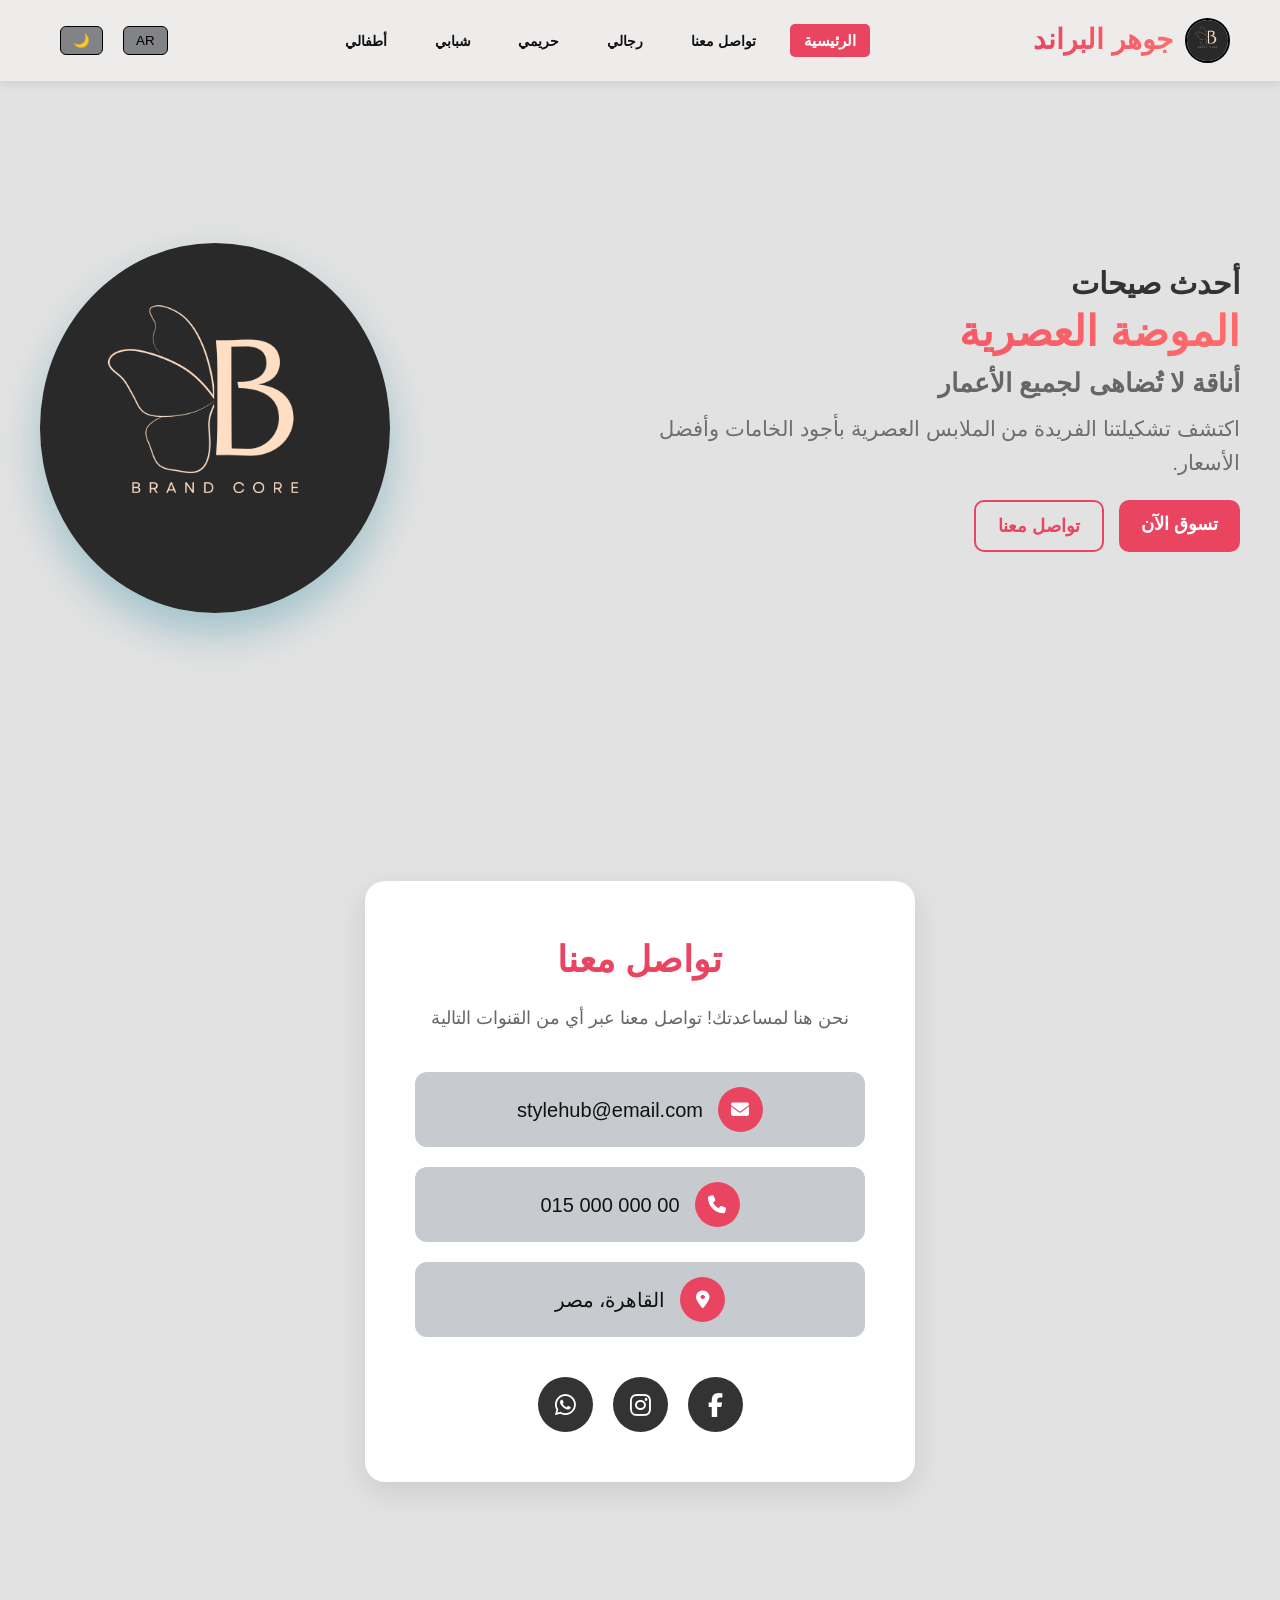
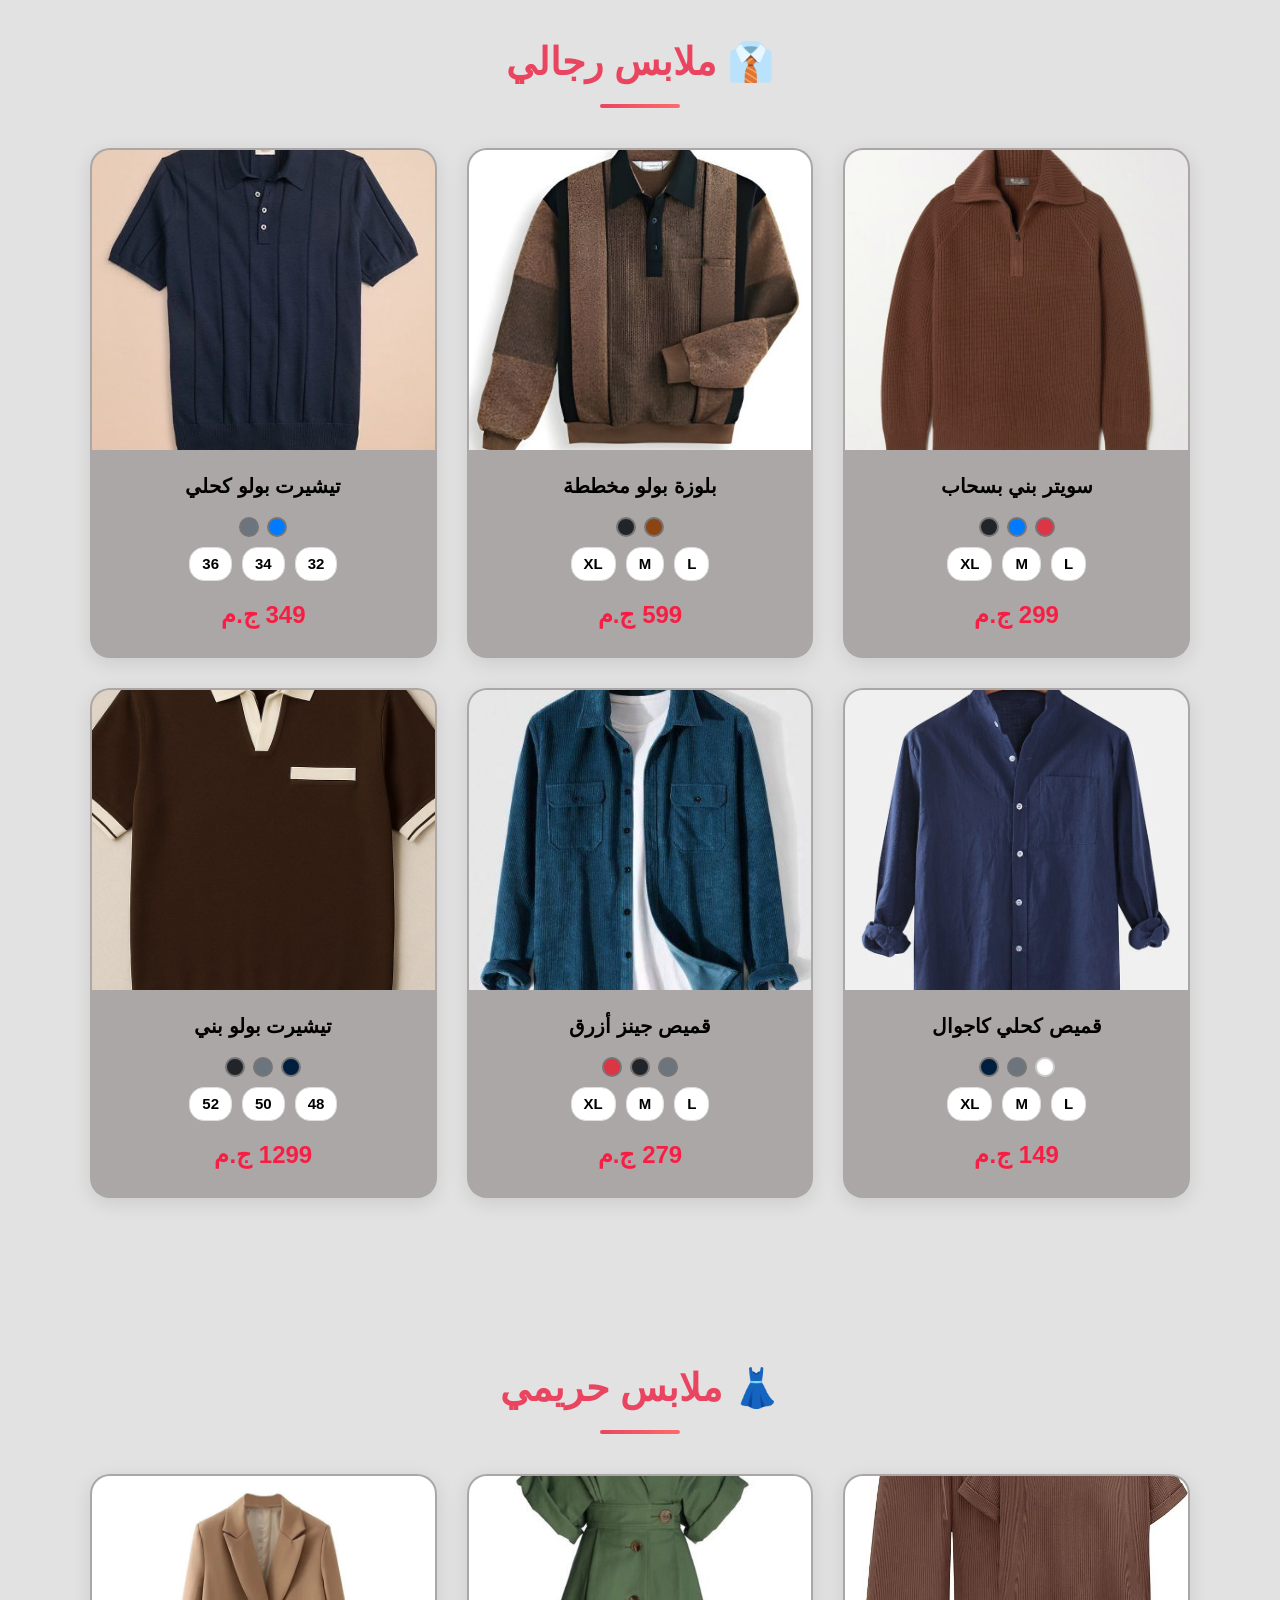
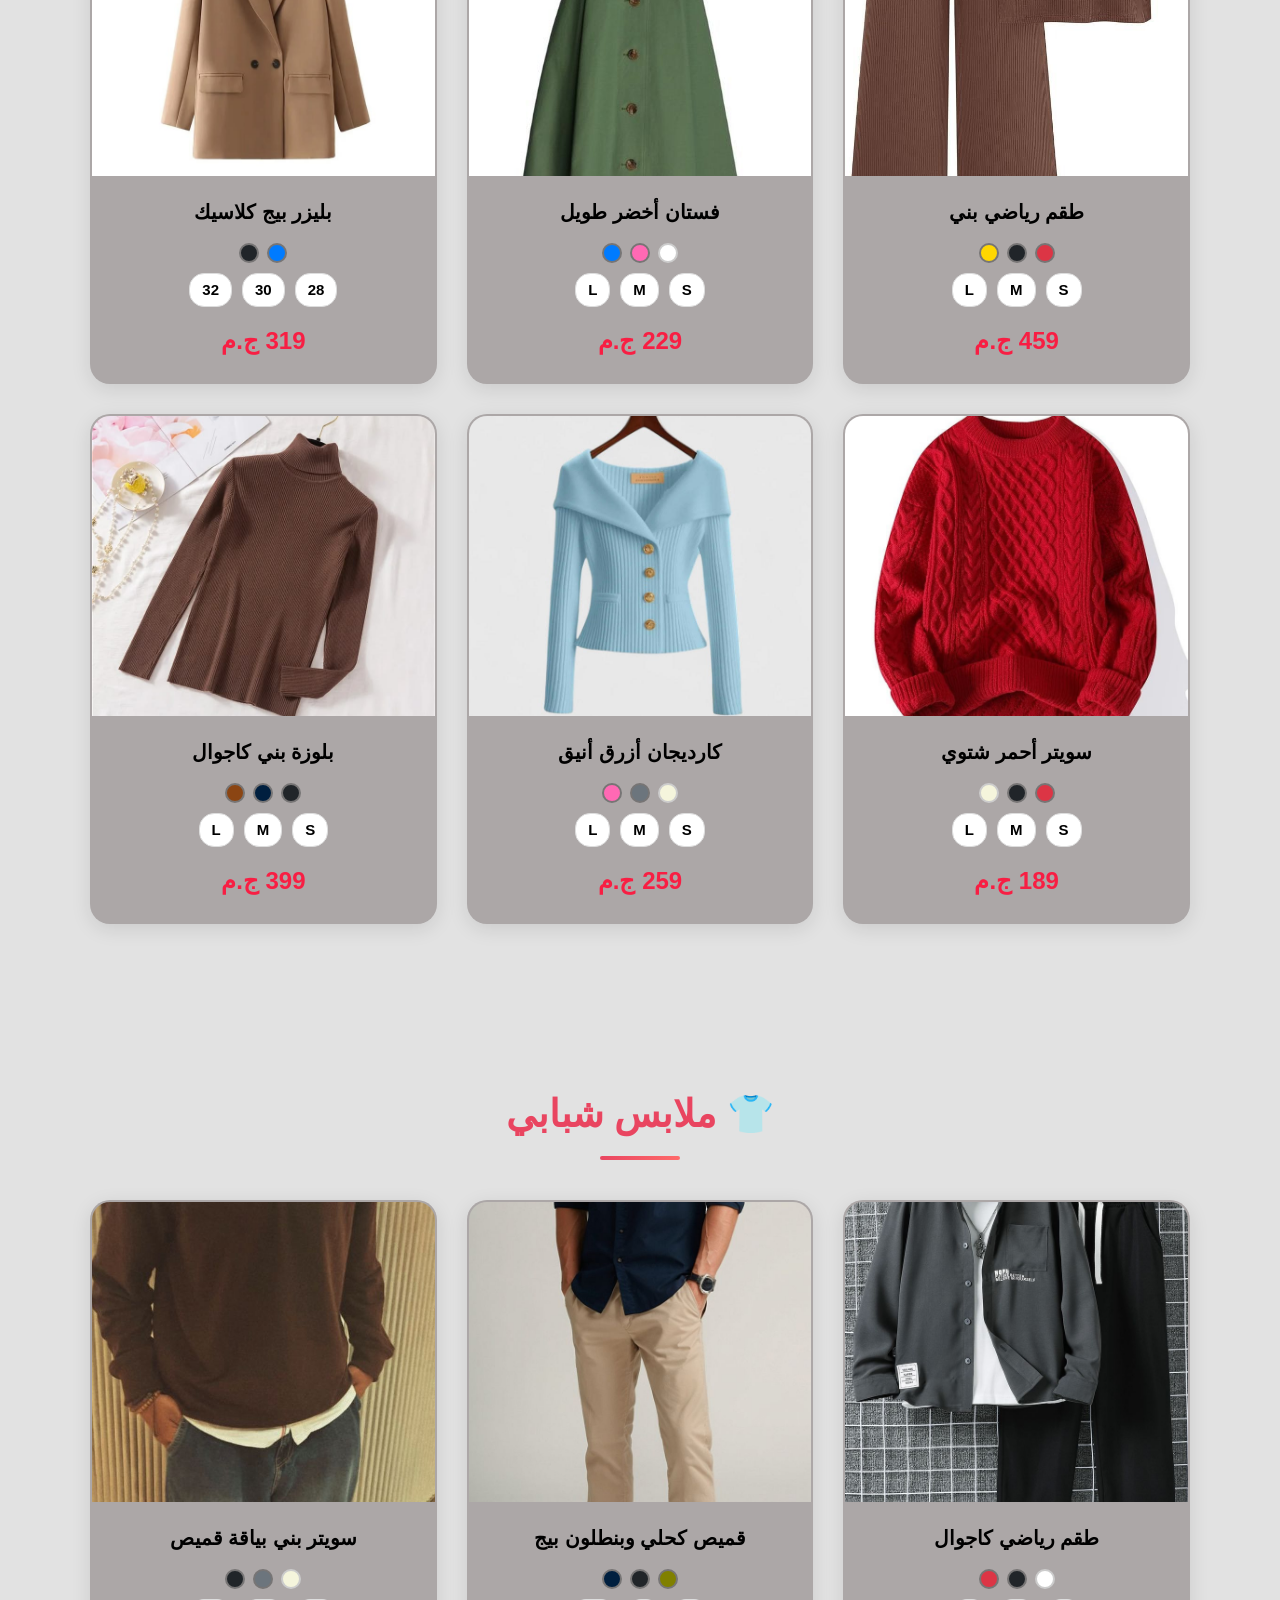
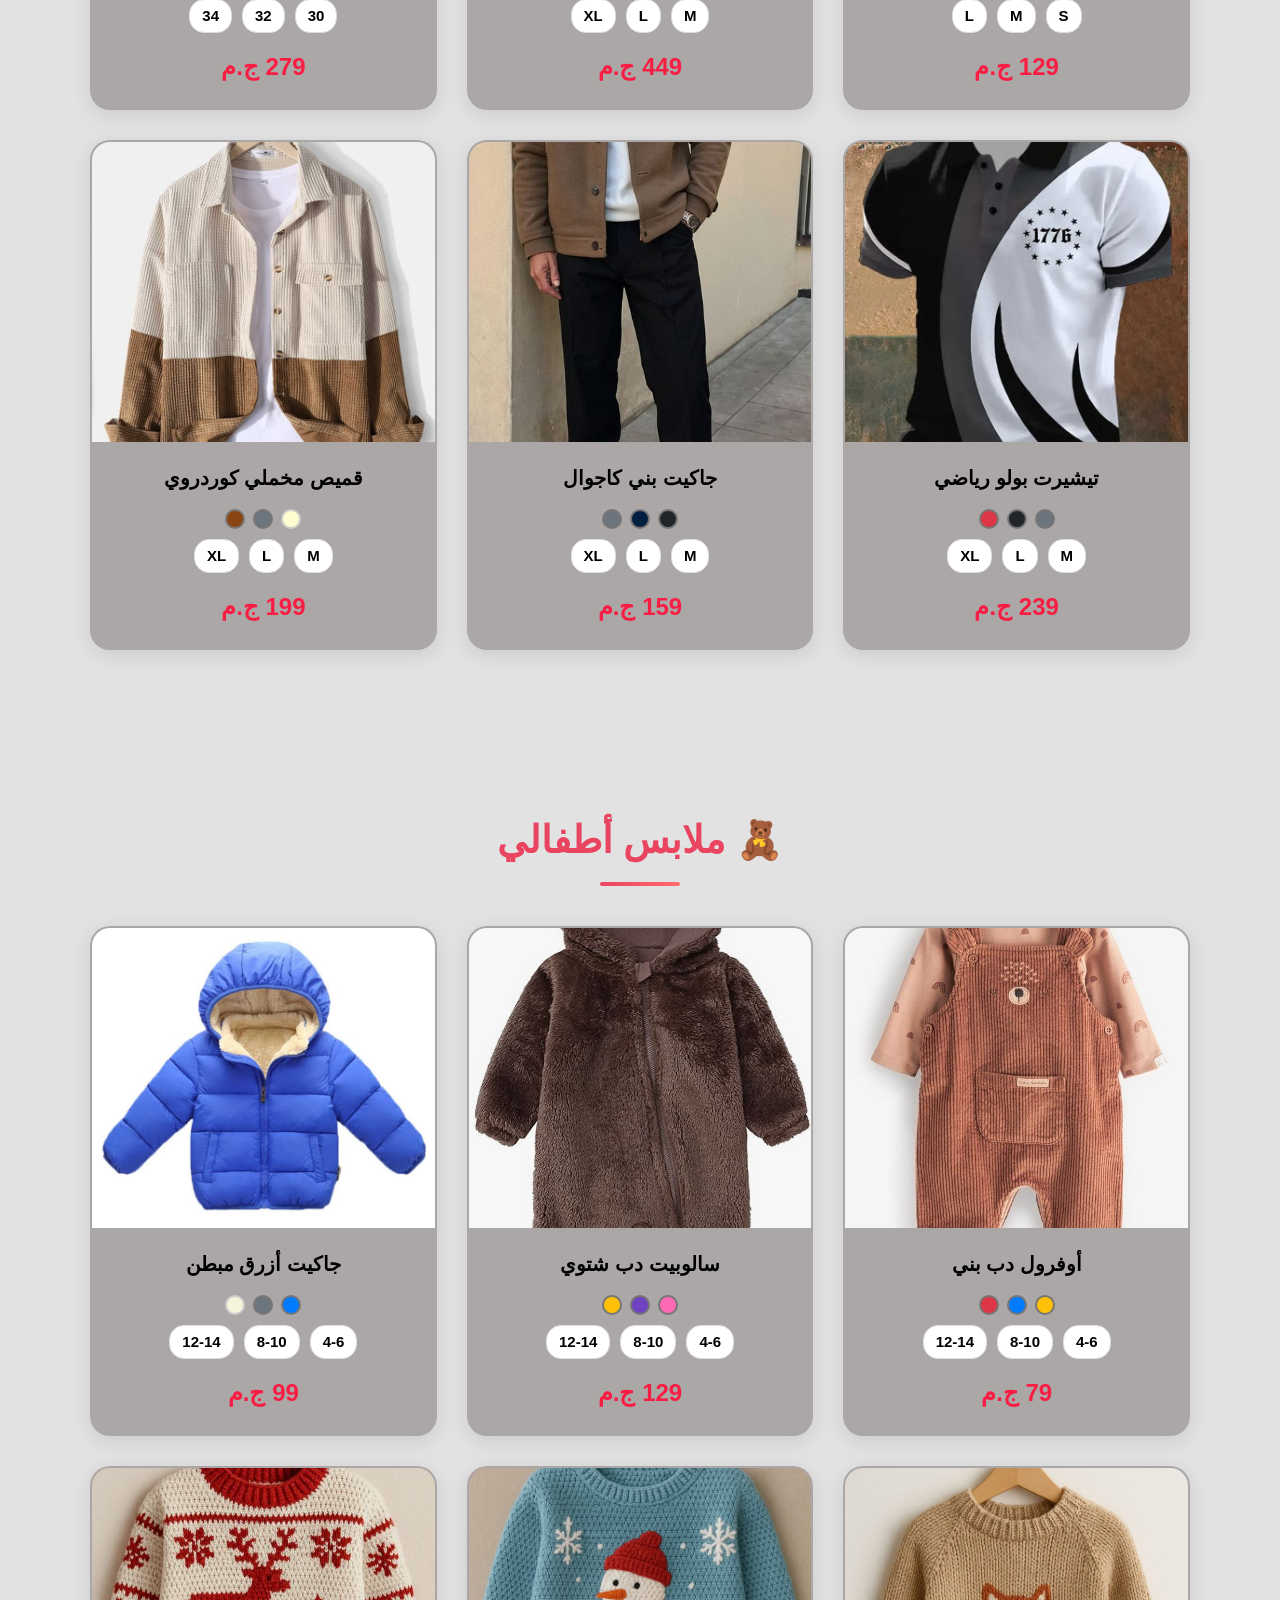
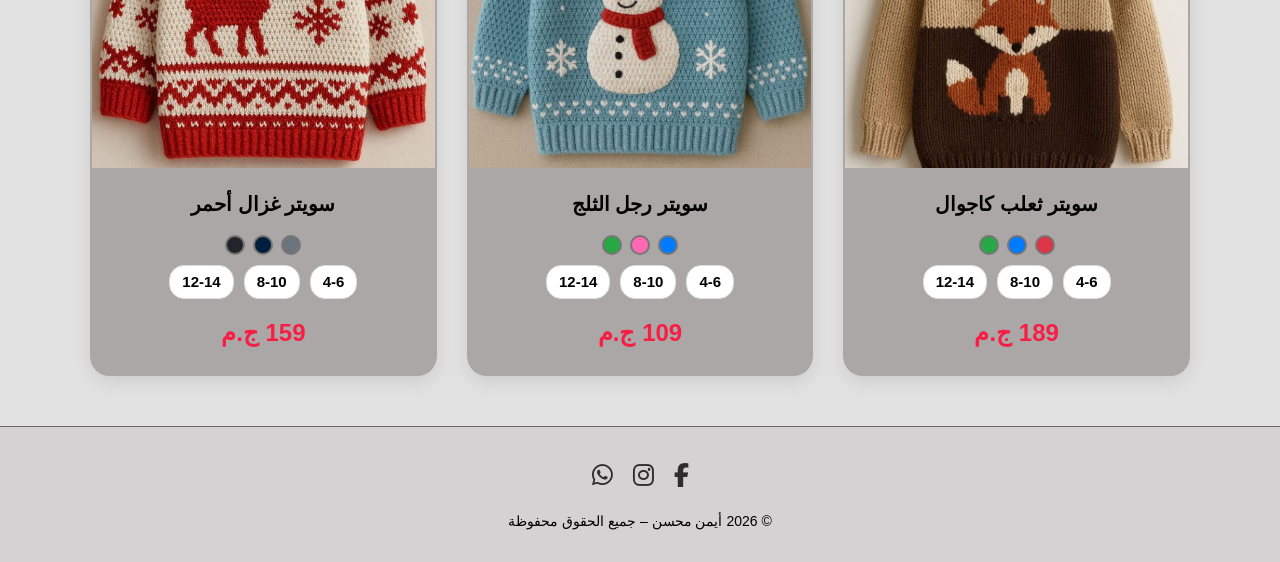
<file: index.html>
<!DOCTYPE html>
<html lang="ar" dir="rtl">
<head>
  <meta charset="UTF-8">
  <meta name="viewport" content="width=device-width, initial-scale=1.0">
  <title>Fashion Store</title>
  <link rel="stylesheet" href="brand2.css">
  <link rel="stylesheet" href="https://cdnjs.cloudflare.com/ajax/libs/font-awesome/6.5.1/css/all.min.css">
  <link rel="icon" type="image/png" href="Pic/Logo2.png">
</head>
<body>

<!-- Navbar -->
<header class="navbar">
  <div class="menu-toggle" onclick="document.querySelector('.nav-links').classList.toggle('active')">
    <span></span>
    <span></span>
    <span></span>
  </div>

  <div class="logo-container">
    <img src="Pic/Logo.png" alt="Logo" class="logo-img">
    <div class="logo" data-key="logo">جوهر البراند</div>
  </div>
  <nav class="nav-links">
    <a href="#home" class="active" data-key="nav-home">الرئيسية</a>
    <a href="#contact" data-key="nav-contact">تواصل معنا</a>
    <a href="#men" data-key="nav-men">رجالي</a>
    <a href="#women" data-key="nav-women">حريمي</a>
    <a href="#youth" data-key="nav-youth">شبابي</a>
    <a href="#kids" data-key="nav-kids">أطفالي</a>
  </nav>
  
  <div class="nav-actions">
    <button class="mode-btn">🌙</button>
    <button class="lang-btn">AR</button>
  </div>     
</header>


<!-- Hero -->
<section id="home" class="hero">
  <div class="hero-text">
    <h1 data-key="hero-h1">أحدث صيحات</h1>
    <h1 class="name" data-key="hero-name">الموضة العصرية</h1>
    <h2 data-key="hero-name2">أناقة لا تُضاهى لجميع الأعمار</h2>
    <p class="hero-p"  data-key="hero-p">اكتشف تشكيلتنا الفريدة من الملابس العصرية بأجود الخامات وأفضل الأسعار.</p>
    <div class="hero-buttons">
      <a href="#men" class="btn primary" data-key="hero-btn1">تسوق الآن</a>
      <a href="#contact" class="btn secondary" data-key="hero-btn2">تواصل معنا</a>
    </div>
  </div>
  <div class="hero-image">
    <img src="Pic/Logo.png" alt="Fashion">
  </div>
</section>

<!-- Contact Section -->
<section id="contact" class="contact-section">
  <div class="contact-container">
    <div class="contact-info-box">
      <h2 data-key="contact-title">تواصل معنا</h2>
      <p data-key="contact-desc">نحن هنا لمساعدتك! تواصل معنا عبر أي من القنوات التالية</p>
      
      <div class="contact-details">
        <div class="contact-item">
          <i class="fa-solid fa-envelope"></i>
          <span>stylehub@email.com</span>
        </div>
        <div class="contact-item">
          <i class="fa-solid fa-phone"></i>
          <span dir="ltr">015 000 000 00</span>
        </div>
        <div class="contact-item">
          <i class="fa-solid fa-location-dot"></i>
          <span data-key="contact-address">القاهرة، مصر</span>
        </div>
      </div>

      <div class="contact-social">
        <a href="https://facebook.com" target="_blank"><i class="fa-brands fa-facebook-f"></i></a>
        <a href="https://instagram.com" target="_blank"><i class="fa-brands fa-instagram"></i></a>
        <a href="https://wa.me/201500000000" target="_blank"><i class="fa-brands fa-whatsapp"></i></a>
      </div>
    </div>
  </div>
</section>

<!-- Men Section -->
<section id="men" class="category-section">
  <h2 class="section-title" data-key="men-title">👔 ملابس رجالي</h2>
  <div class="products-grid">

    <!-- Product 1 -->
    <div class="product-card">
      <div class="product-image">
        <img src="Pic/Men/men1.jpg" alt="Men Shirt">
      </div>
      <div class="product-info">
        <h3 data-key="product-men-1">سويتر بني بسحاب</h3>
        <div class="product-colors">
          <span class="color red"></span>
          <span class="color blue"></span>
          <span class="color black"></span>
        </div>
        <div class="product-sizes">
          <span>L</span>
          <span>M</span>
          <span>XL</span>
        </div>
        <p class="product-price">299 ج.م</p>
      </div>
    </div>

    <!-- Product 2 -->
    <div class="product-card">
      <div class="product-image">
        <img src="Pic/Men/men2.jpg" alt="Men Jacket">
      </div>
      <div class="product-info">
        <h3 data-key="product-men-2">بلوزة بولو مخططة</h3>
        <div class="product-colors">
          <span class="color brown"></span>
          <span class="color black"></span>
        </div>
        <div class="product-sizes">
          <span>L</span>
          <span>M</span>
          <span>XL</span>
        </div>
        <p class="product-price">599 ج.م</p>
      </div>
    </div>

    <!-- Product 3 -->
    <div class="product-card">
      <div class="product-image">
        <img src="Pic/Men/men3.jpg" alt="Men Pants">
      </div>
      <div class="product-info">
        <h3 data-key="product-men-3">تيشيرت بولو كحلي</h3>
        <div class="product-colors">
          <span class="color blue"></span>
          <span class="color gray"></span>
        </div>
        <div class="product-sizes">
          <span>32</span>
          <span>34</span>
          <span>36</span>
        </div>
        <p class="product-price">349 ج.م</p>
      </div>
    </div>

    <!-- Product 4 -->
    <div class="product-card">
      <div class="product-image">
        <img src="Pic/Men/men4.jpg" alt="Men T-Shirt">
      </div>
      <div class="product-info">
        <h3 data-key="product-men-4">قميص كحلي كاجوال</h3>
        <div class="product-colors">
          <span class="color white"></span>
          <span class="color gray"></span>
          <span class="color navy"></span>
        </div>
        <div class="product-sizes">
          <span>L</span>
          <span>M</span>
          <span>XL</span>
        </div>
        <p class="product-price">149 ج.م</p>
      </div>
    </div>

    <!-- Product 5 -->
    <div class="product-card">
      <div class="product-image">
        <img src="Pic/Men/men5.jpg" alt="Men Hoodie">
      </div>
      <div class="product-info">
        <h3 data-key="product-men-5">قميص جينز أزرق</h3>
        <div class="product-colors">
          <span class="color gray"></span>
          <span class="color black"></span>
          <span class="color red"></span>
        </div>
        <div class="product-sizes">
          <span>L</span>
          <span>M</span>
          <span>XL</span>
        </div>
        <p class="product-price">279 ج.م</p>
      </div>
    </div>

    <!-- Product 6 -->
    <div class="product-card">
      <div class="product-image">
        <img src="Pic/Men/men6.jpg" alt="Men Suit">
      </div>
      <div class="product-info">
        <h3 data-key="product-men-6">تيشيرت بولو بني</h3>
        <div class="product-colors">
          <span class="color navy"></span>
          <span class="color gray"></span>
          <span class="color black"></span>
        </div>
        <div class="product-sizes">
          <span>48</span>
          <span>50</span>
          <span>52</span>
        </div>
        <p class="product-price">1299 ج.م</p>
      </div>
    </div>
  </div>
</section>


<!-- Women Section -->
<section id="women" class="category-section">
  <h2 class="section-title" data-key="women-title">👗 ملابس حريمي</h2>
  <div class="products-grid">

    <!-- Product 1 -->
    <div class="product-card">
      <div class="product-image">
        <img src="Pic/Women/wom1.jpg" alt="Women Dress">
      </div>
      <div class="product-info">
        <h3 data-key="product-women-1">طقم رياضي بني</h3>
        <div class="product-colors">
          <span class="color red"></span>
          <span class="color black"></span>
          <span class="color gold"></span>
        </div>
        <div class="product-sizes">
          <span>S</span>
          <span>M</span>
          <span>L</span>
        </div>
        <p class="product-price">459 ج.م</p>
      </div>
    </div>

    <!-- Product 2 -->
    <div class="product-card">
      <div class="product-image">
        <img src="Pic/Women/wom2.jpg" alt="Women Blouse">
      </div>
      <div class="product-info">
        <h3 data-key="product-women-2">فستان أخضر طويل</h3>
        <div class="product-colors">
          <span class="color white"></span>
          <span class="color pink"></span>
          <span class="color blue"></span>
        </div>
        <div class="product-sizes">
          <span>S</span>
          <span>M</span>
          <span>L</span>
        </div>
        <p class="product-price">229 ج.م</p>
      </div>
    </div>

    <!-- Product 3 -->
    <div class="product-card">
      <div class="product-image">
        <img src="Pic/Women/wom3.jpg" alt="Women Jeans">
      </div>
      <div class="product-info">
        <h3 data-key="product-women-3">بليزر بيج كلاسيك</h3>
        <div class="product-colors">
          <span class="color blue"></span>
          <span class="color black"></span>
        </div>
        <div class="product-sizes">
          <span>28</span>
          <span>30</span>
          <span>32</span>
        </div>
        <p class="product-price">319 ج.م</p>
      </div>
    </div>

    <!-- Product 4 -->
    <div class="product-card">
      <div class="product-image">
        <img src="Pic/Women/wom4.jpg" alt="Women Skirt">
      </div>
      <div class="product-info">
        <h3 data-key="product-women-4">سويتر أحمر شتوي</h3>
        <div class="product-colors">
          <span class="color red"></span>
          <span class="color black"></span>
          <span class="color beige"></span>
        </div>
        <div class="product-sizes">
          <span>S</span>
          <span>M</span>
          <span>L</span>
        </div>
        <p class="product-price">189 ج.م</p>
      </div>
    </div>

    <!-- Product 5 -->
    <div class="product-card">
      <div class="product-image">
        <img src="Pic/Women/wom5.jpg" alt="Women Cardigan">
      </div>
      <div class="product-info">
        <h3 data-key="product-women-5">كارديجان أزرق أنيق</h3>
        <div class="product-colors">
          <span class="color beige"></span>
          <span class="color gray"></span>
          <span class="color pink"></span>
        </div>
        <div class="product-sizes">
          <span>S</span>
          <span>M</span>
          <span>L</span>
        </div>
        <p class="product-price">259 ج.م</p>
      </div>
    </div>

    <!-- Product 6 -->
    <div class="product-card">
      <div class="product-image">
        <img src="Pic/Women/wom6.jpg" alt="Women Abaya">
      </div>
      <div class="product-info">
        <h3 data-key="product-women-6">	بلوزة بني كاجوال</h3>
        <div class="product-colors">
          <span class="color black"></span>
          <span class="color navy"></span>
          <span class="color brown"></span>
        </div>
        <div class="product-sizes">
          <span>S</span>
          <span>M</span>
          <span>L</span>
        </div>
        <p class="product-price">399 ج.م</p>
      </div>
    </div>
  </div>
</section>


<!-- Youth Section -->
<section id="youth" class="category-section">
  <h2 class="section-title" data-key="youth-title">👕 ملابس شبابي</h2>
  <div class="products-grid">
    <!-- Product 1 -->
    <div class="product-card">
      <div class="product-image">
        <img src="Pic/Youth/youth1.jpg" alt="Youth T-Shirt">
      </div>
      <div class="product-info">
        <h3 data-key="product-youth-1">طقم رياضي كاجوال</h3>
        <div class="product-colors">
          <span class="color white"></span>
          <span class="color black"></span>
          <span class="color red"></span>
        </div>
        <div class="product-sizes">
          <span>S</span>
          <span>M</span>
          <span>L</span>
        </div>
        <p class="product-price">129 ج.م</p>
      </div>
    </div>

    <!-- Product 2 -->
    <div class="product-card">
      <div class="product-image">
        <img src="Pic/Youth/youth2.jpg" alt="Youth Jacket">
      </div>
      <div class="product-info">
        <h3 data-key="product-youth-2">	قميص كحلي وبنطلون بيج</h3>
        <div class="product-colors">
          <span class="color olive"></span>
          <span class="color black"></span>
          <span class="color navy"></span>
        </div>
        <div class="product-sizes">
          <span>M</span>
          <span>L</span>
          <span>XL</span>
        </div>
        <p class="product-price">449 ج.م</p>
      </div>
    </div>

    <!-- Product 3 -->
    <div class="product-card">
      <div class="product-image">
        <img src="Pic/Youth/youth3.jpg" alt="Youth Pants">
      </div>
      <div class="product-info">
        <h3 data-key="product-youth-3">سويتر بني بياقة قميص</h3>
        <div class="product-colors">
          <span class="color beige"></span>
          <span class="color gray"></span>
          <span class="color black"></span>
        </div>
        <div class="product-sizes">
          <span>30</span>
          <span>32</span>
          <span>34</span>
        </div>
        <p class="product-price">279 ج.م</p>
      </div>
    </div>

    <!-- Product 4 -->
    <div class="product-card">
      <div class="product-image">
        <img src="Pic/Youth/youth4.jpg" alt="Youth Hoodie">
      </div>
      <div class="product-info">
        <h3 data-key="product-youth-4">تيشيرت بولو رياضي</h3>
        <div class="product-colors">
          <span class="color gray"></span>
          <span class="color black"></span>
          <span class="color red"></span>
        </div>
        <div class="product-sizes">
          <span>M</span>
          <span>L</span>
          <span>XL</span>
        </div>
        <p class="product-price">239 ج.م</p>
      </div>
    </div>

    <!-- Product 5 -->
    <div class="product-card">
      <div class="product-image">
        <img src="Pic/Youth/youth5.jpg" alt="Youth Shorts">
      </div>
      <div class="product-info">
        <h3 data-key="product-youth-5">	جاكيت بني كاجوال</h3>
        <div class="product-colors">
          <span class="color black"></span>
          <span class="color navy"></span>
          <span class="color gray"></span>
        </div>
        <div class="product-sizes">
          <span>M</span>
          <span>L</span>
          <span>XL</span>
        </div>
        <p class="product-price">159 ج.م</p>
      </div>
    </div>

    <!-- Product 6 -->
    <div class="product-card">
      <div class="product-image">
        <img src="Pic/Youth/youth6.jpg" alt="Youth Sweater">
      </div>
      <div class="product-info">
        <h3 data-key="product-youth-6">قميص مخملي كوردروي</h3>
        <div class="product-colors">
          <span class="color cream"></span>
          <span class="color gray"></span>
          <span class="color brown"></span>
        </div>
        <div class="product-sizes">
          <span>M</span>
          <span>L</span>
          <span>XL</span>
        </div>
        <p class="product-price">199 ج.م</p>
      </div>
    </div>
  </div>
</section>


<!-- Kids Section -->
<section id="kids" class="category-section">
  <h2 class="section-title" data-key="kids-title">🧸 ملابس أطفالي</h2>
  <div class="products-grid">

    <!-- Product 1 -->
    <div class="product-card">
      <div class="product-image">
        <img src="Pic/Kids/kid1.jpg" alt="Kids T-Shirt">
      </div>
      <div class="product-info">
        <h3 data-key="product-kids-1">أوفرول دب بني</h3>
        <div class="product-colors">
          <span class="color yellow"></span>
          <span class="color blue"></span>
          <span class="color red"></span>
        </div>
        <div class="product-sizes">
          <span>4-6</span>
          <span>8-10</span>
          <span>12-14</span>
        </div>
        <p class="product-price">79 ج.م</p>
      </div>
    </div>

    <!-- Product 2 -->
    <div class="product-card">
      <div class="product-image">
        <img src="Pic/Kids/kid2.jpg" alt="Kids Dress">
      </div>
      <div class="product-info">
        <h3 data-key="product-kids-2">سالوبيت دب شتوي</h3>
        <div class="product-colors">
          <span class="color pink"></span>
          <span class="color purple"></span>
          <span class="color yellow"></span>
        </div>
        <div class="product-sizes">
          <span>4-6</span>
          <span>8-10</span>
          <span>12-14</span>
        </div>
        <p class="product-price">129 ج.م</p>
      </div>
    </div>

    <!-- Product 3 -->
    <div class="product-card">
      <div class="product-image">
        <img src="Pic/Kids/kid3.jpg" alt="Kids Pants">
      </div>
      <div class="product-info">
        <h3 data-key="product-kids-3">جاكيت أزرق مبطن</h3>
        <div class="product-colors">
          <span class="color blue"></span>
          <span class="color gray"></span>
          <span class="color beige"></span>
        </div>
        <div class="product-sizes">
          <span>4-6</span>
          <span>8-10</span>
          <span>12-14</span>
        </div>
        <p class="product-price">99 ج.م</p>
      </div>
    </div>

    <!-- Product 4 -->
    <div class="product-card">
      <div class="product-image">
        <img src="Pic/Kids/kid4.jpg" alt="Kids Jacket">
      </div>
      <div class="product-info">
        <h3 data-key="product-kids-4">سويتر ثعلب كاجوال</h3>
        <div class="product-colors">
          <span class="color red"></span>
          <span class="color blue"></span>
          <span class="color green"></span>
        </div>
        <div class="product-sizes">
          <span>4-6</span>
          <span>8-10</span>
          <span>12-14</span>
        </div>
        <p class="product-price">189 ج.م</p>
      </div>
    </div>

    <!-- Product 5 -->
    <div class="product-card">
      <div class="product-image">
        <img src="Pic/Kids/kid5.jpg" alt="Kids Pajamas">
      </div>
      <div class="product-info">
        <h3 data-key="product-kids-5">	سويتر رجل الثلج</h3>
        <div class="product-colors">
          <span class="color blue"></span>
          <span class="color pink"></span>
          <span class="color green"></span>
        </div>
        <div class="product-sizes">
          <span>4-6</span>
          <span>8-10</span>
          <span>12-14</span>
        </div>
        <p class="product-price">109 ج.م</p>
      </div>
    </div>

    <!-- Product 6 -->
    <div class="product-card">
      <div class="product-image">
        <img src="Pic/Kids/kid6.jpg" alt="Kids Set">
      </div>
      <div class="product-info">
        <h3 data-key="product-kids-6">سويتر غزال أحمر</h3>
        <div class="product-colors">
          <span class="color gray"></span>
          <span class="color navy"></span>
          <span class="color black"></span>
        </div>
        <div class="product-sizes">
          <span>4-6</span>
          <span>8-10</span>
          <span>12-14</span>
        </div>
        <p class="product-price">159 ج.م</p>
      </div>
    </div>
  </div>
</section>

<!-- Footer -->
<footer class="footer">
  <div class="footer-social">
    <a href="https://facebook.com" target="_blank"><i class="fa-brands fa-facebook-f"></i></a>
    <a href="https://instagram.com" target="_blank"><i class="fa-brands fa-instagram"></i></a>
    <a href="https://wa.me/201500000000" target="_blank"><i class="fa-brands fa-whatsapp"></i></a>
  </div>
  <p data-key="footer">© 2026 أيمن محسن – جميع الحقوق محفوظة</p>
</footer>

<!-- Back to Top -->
<button id="backToTop">↑</button>

<script src="brand2.js"></script>
</body>
</html>
</file>
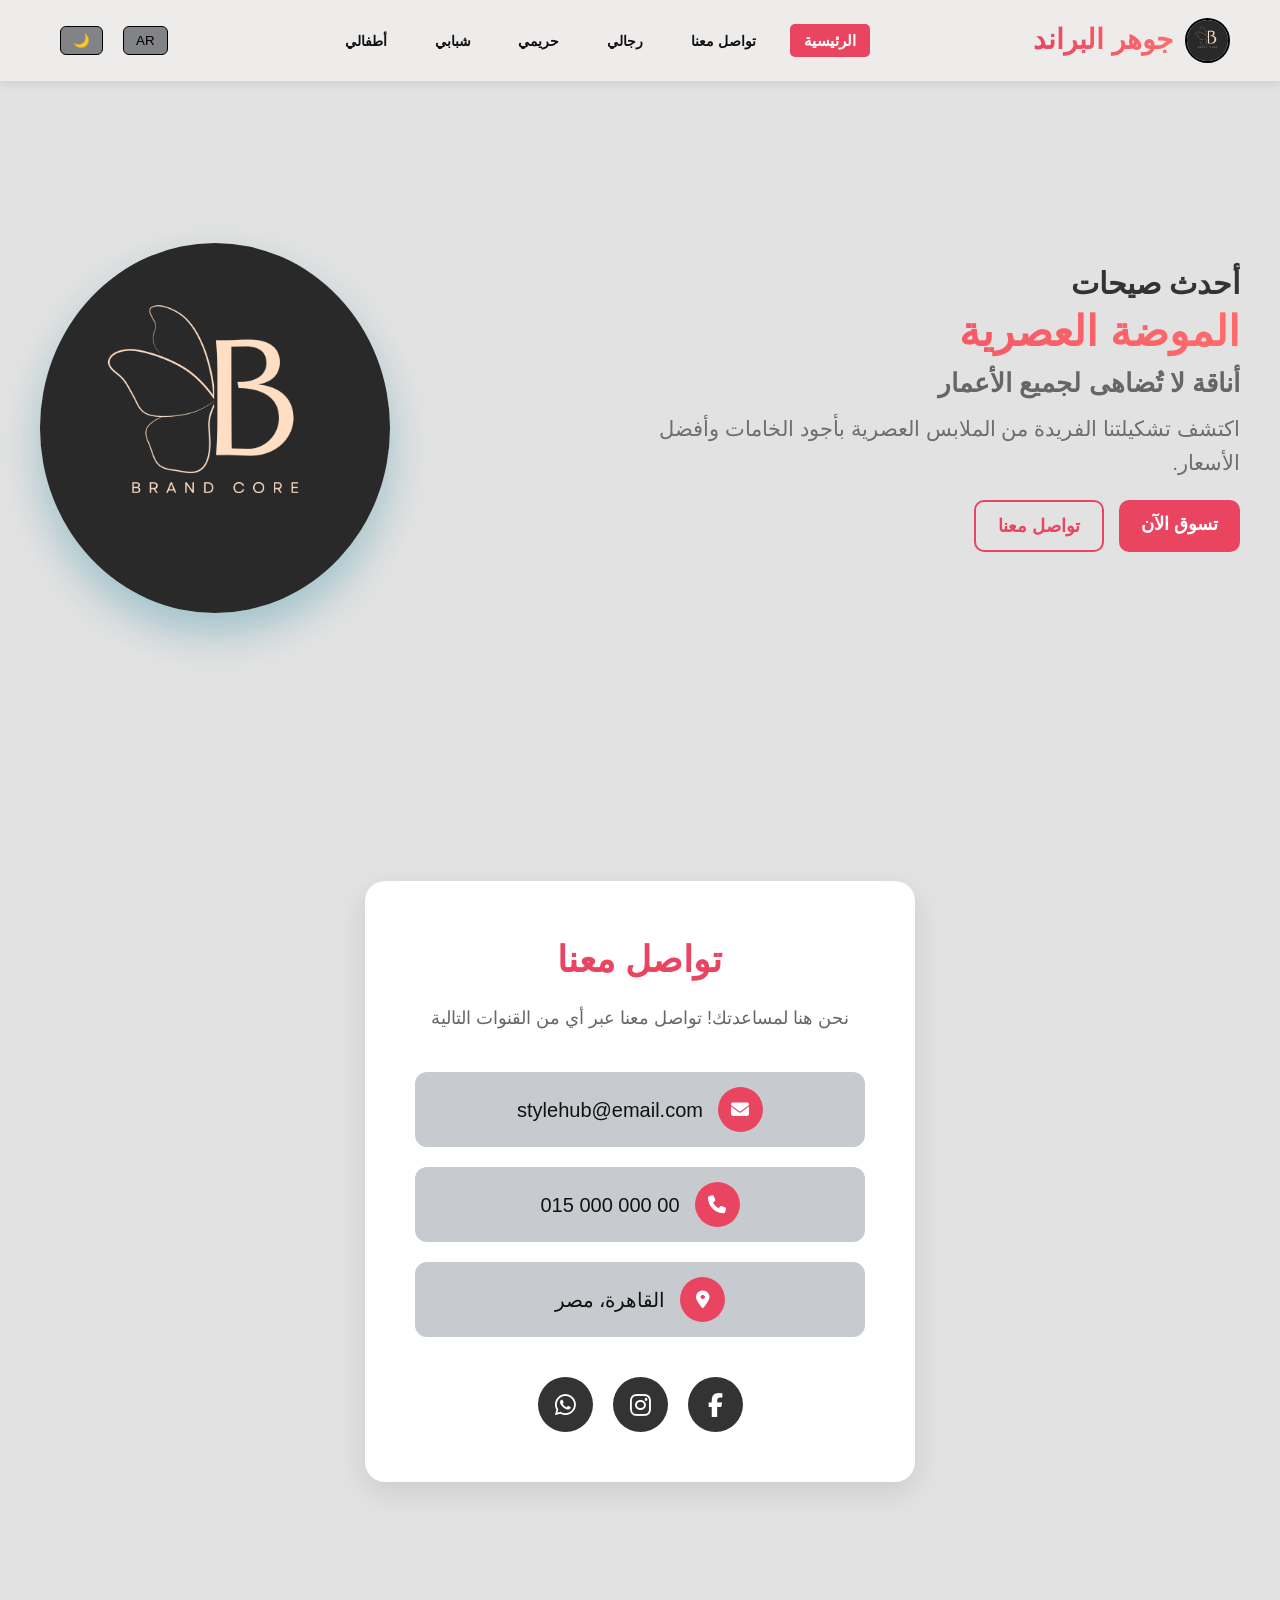
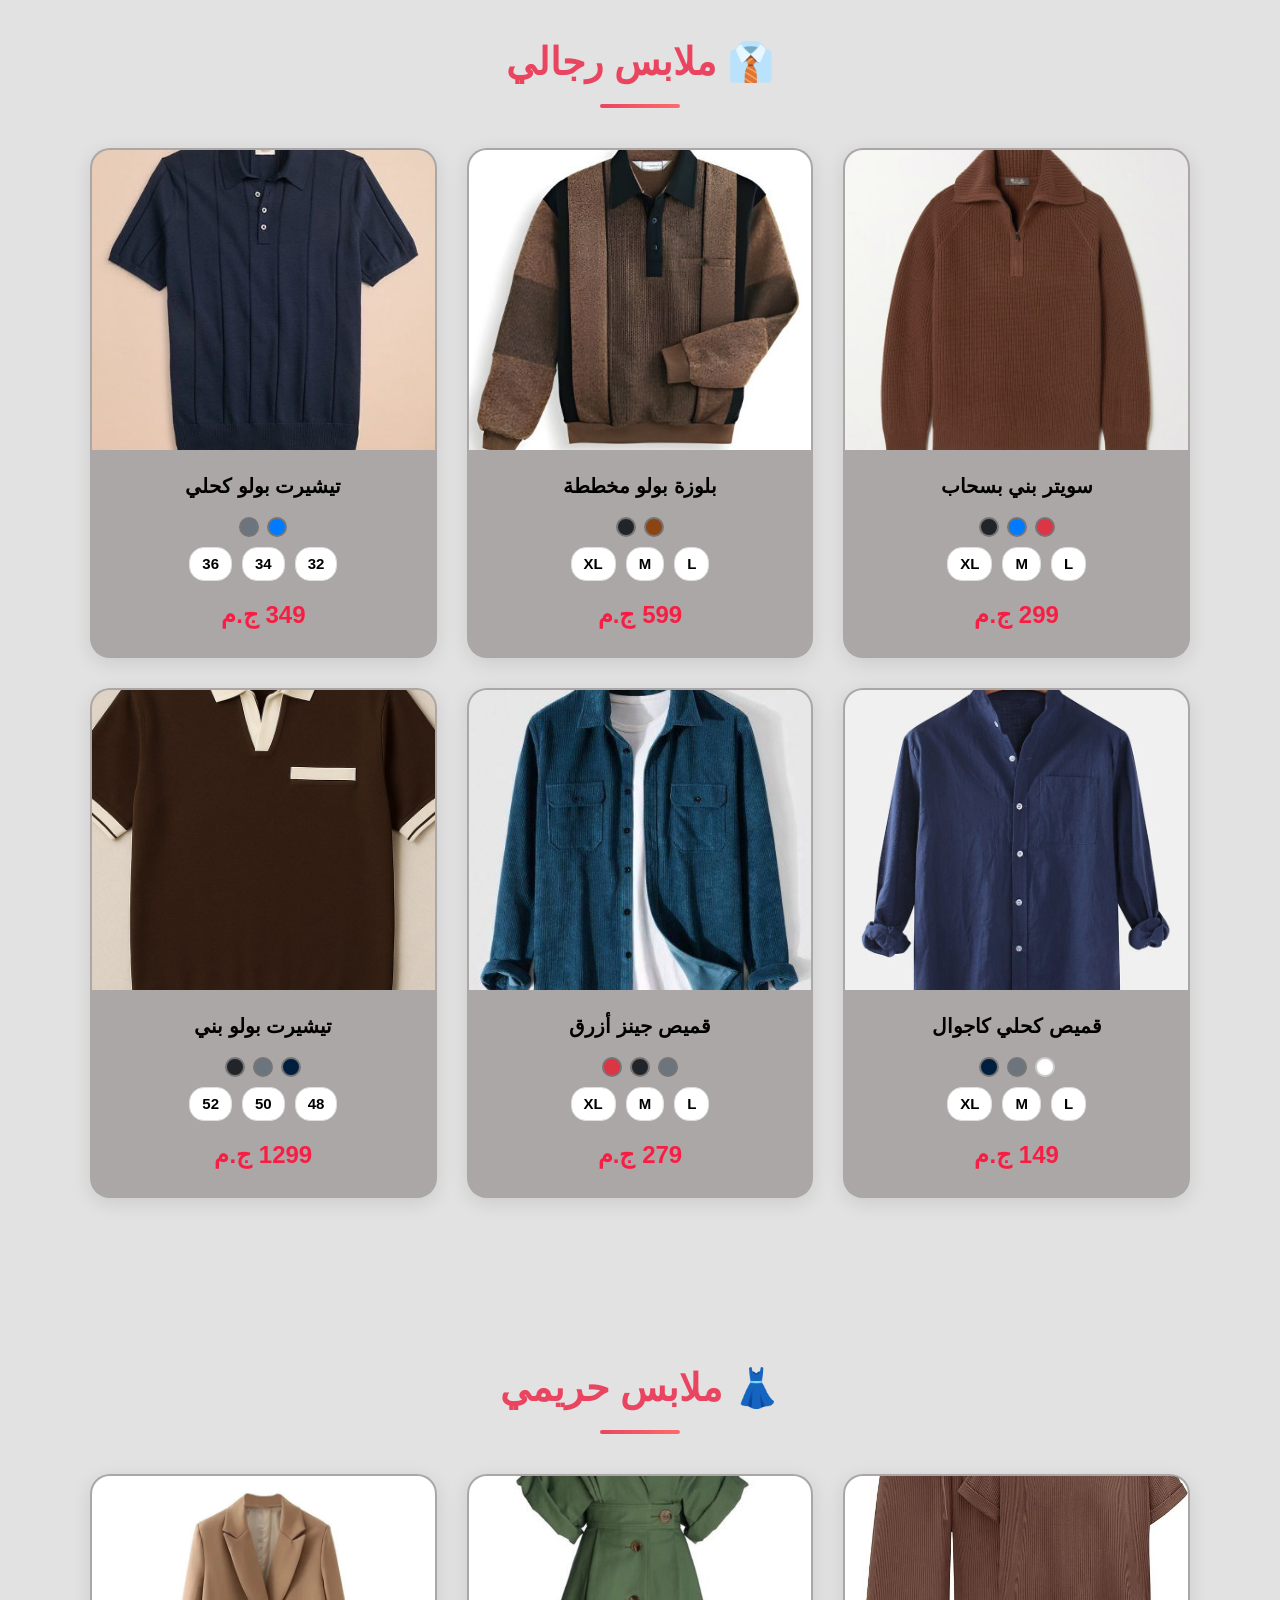
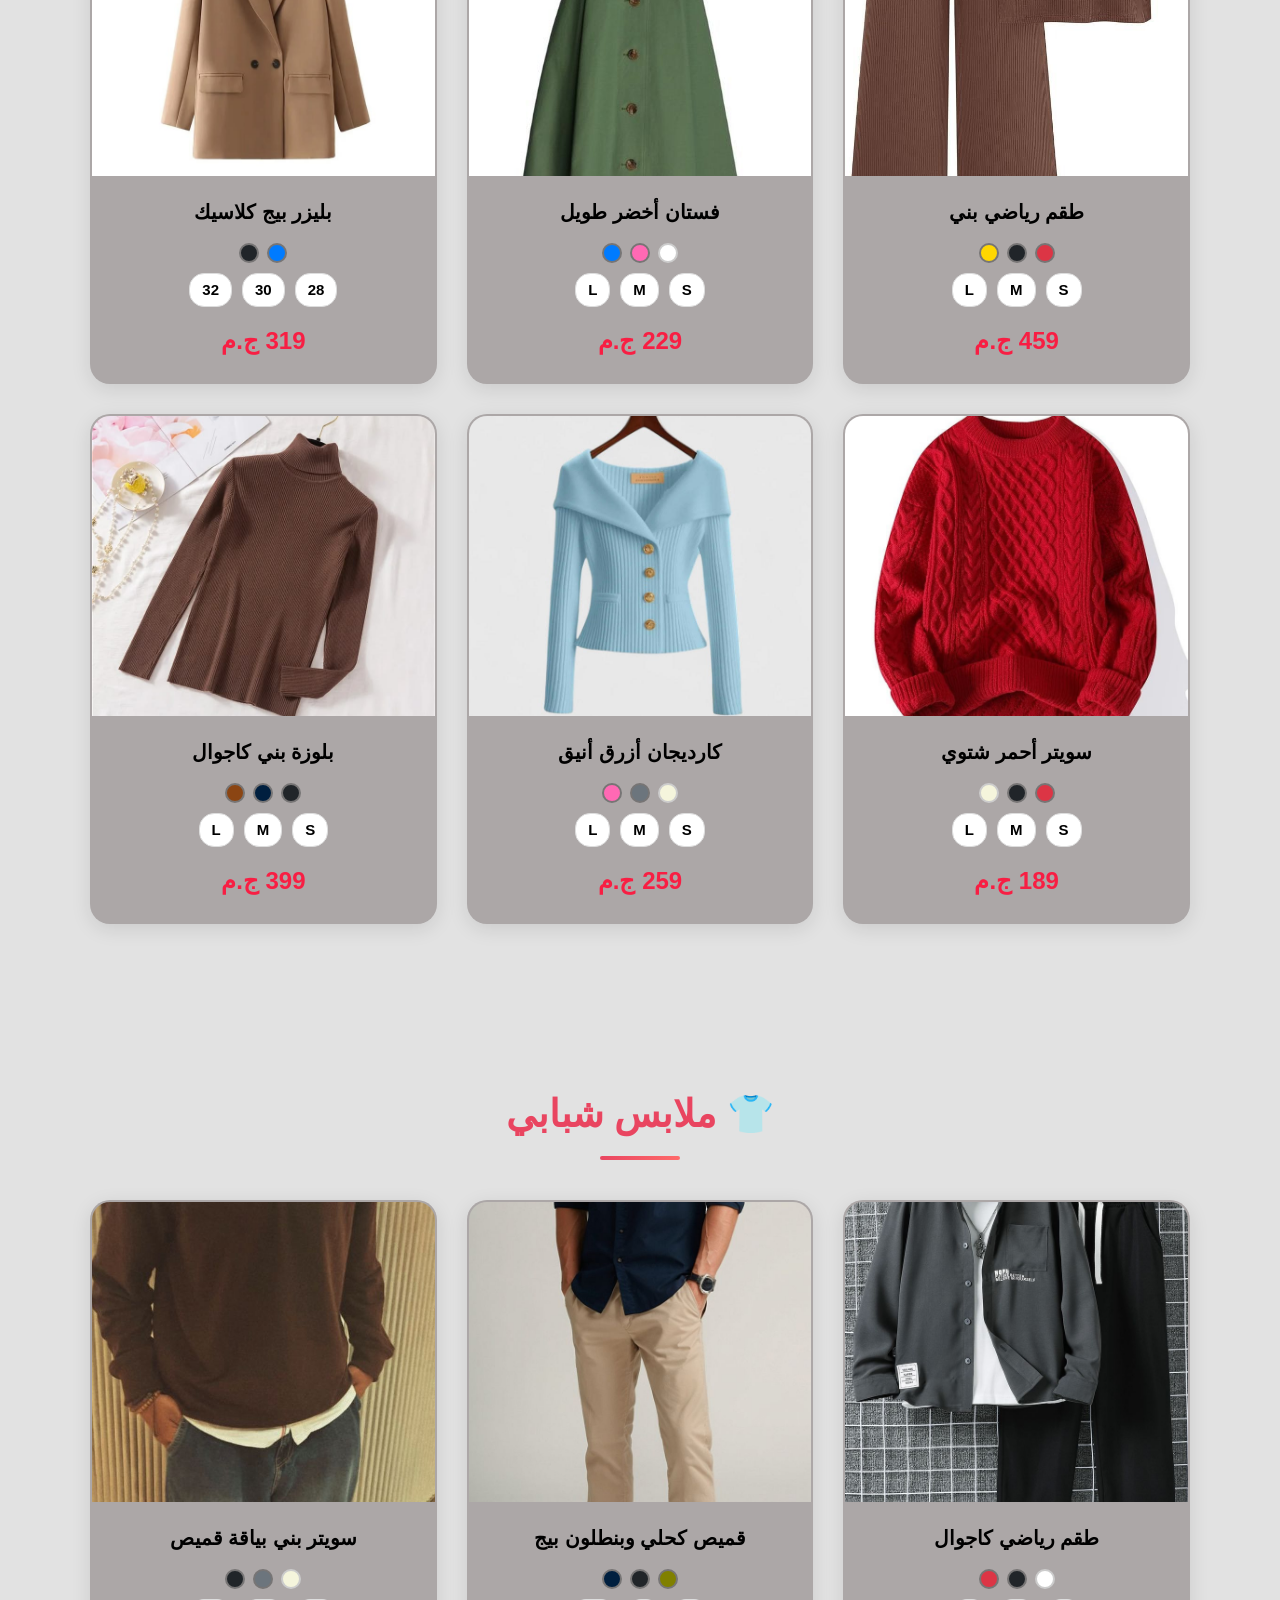
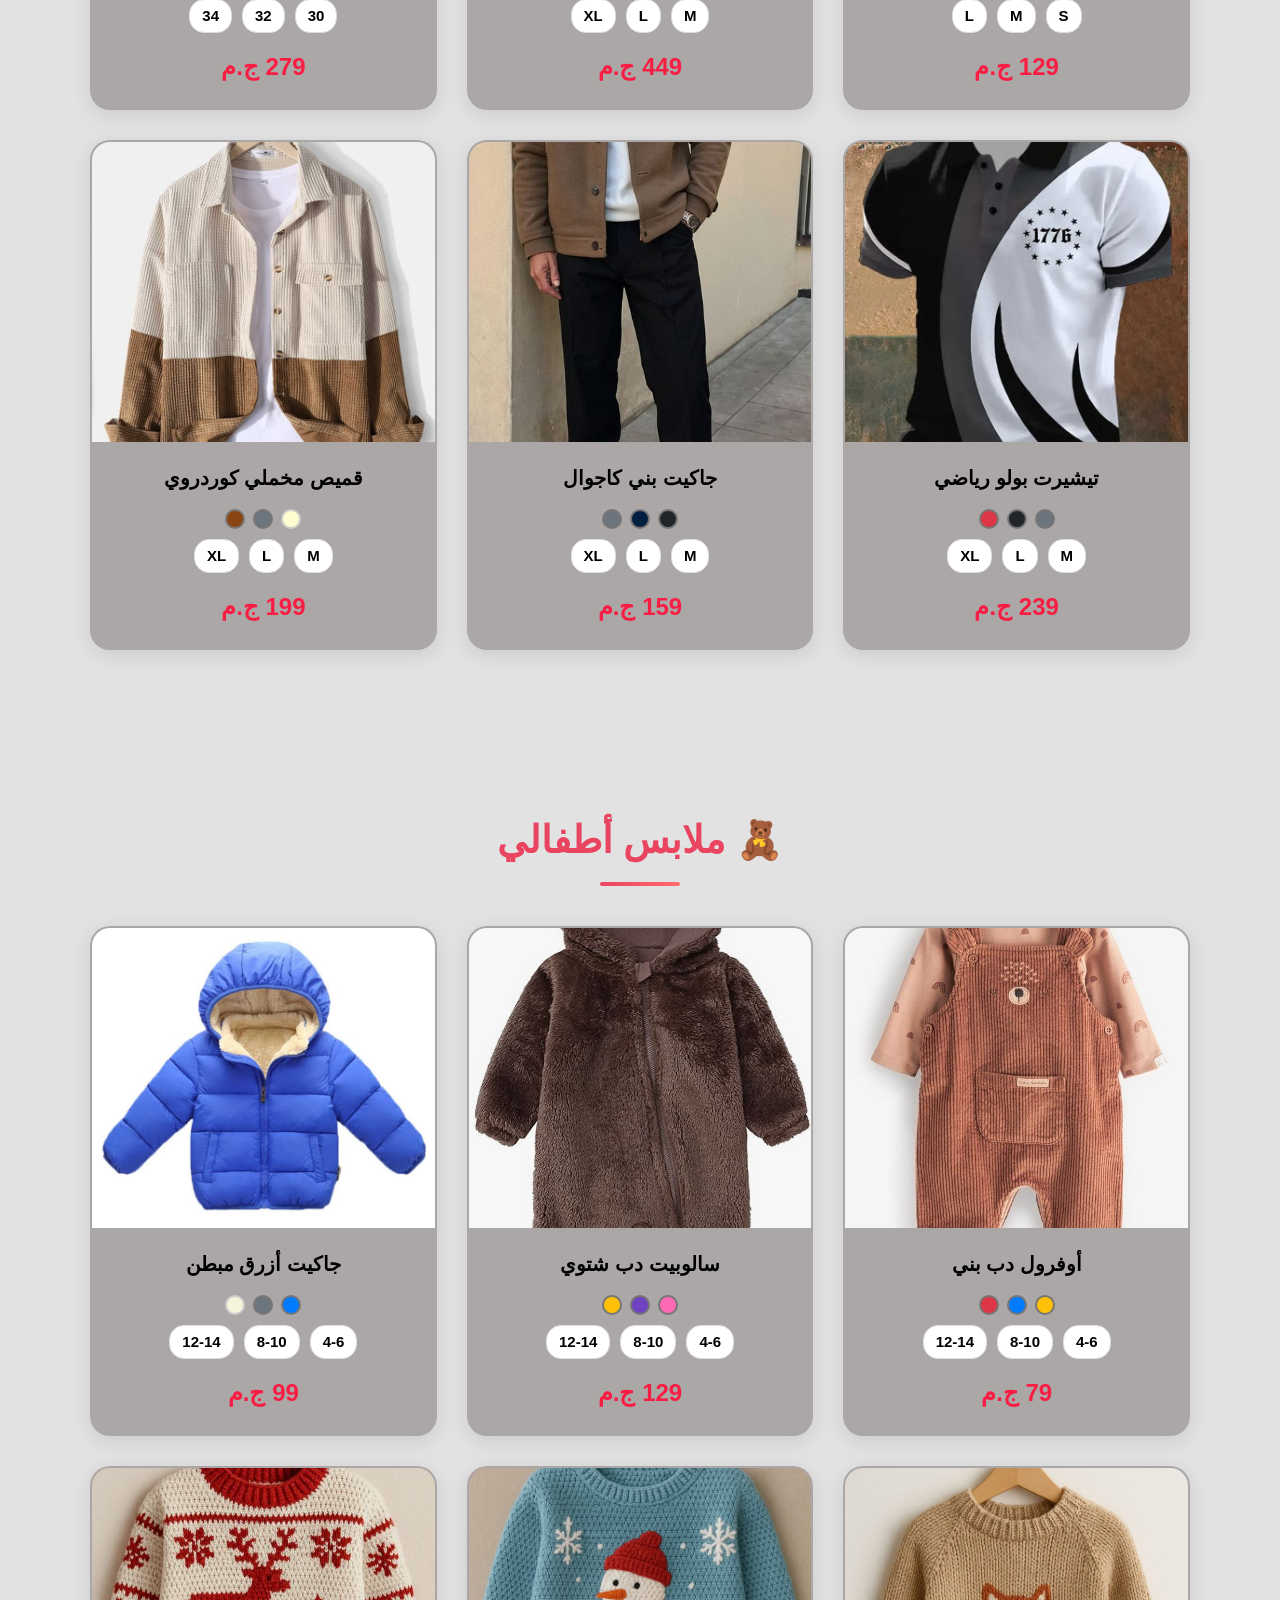
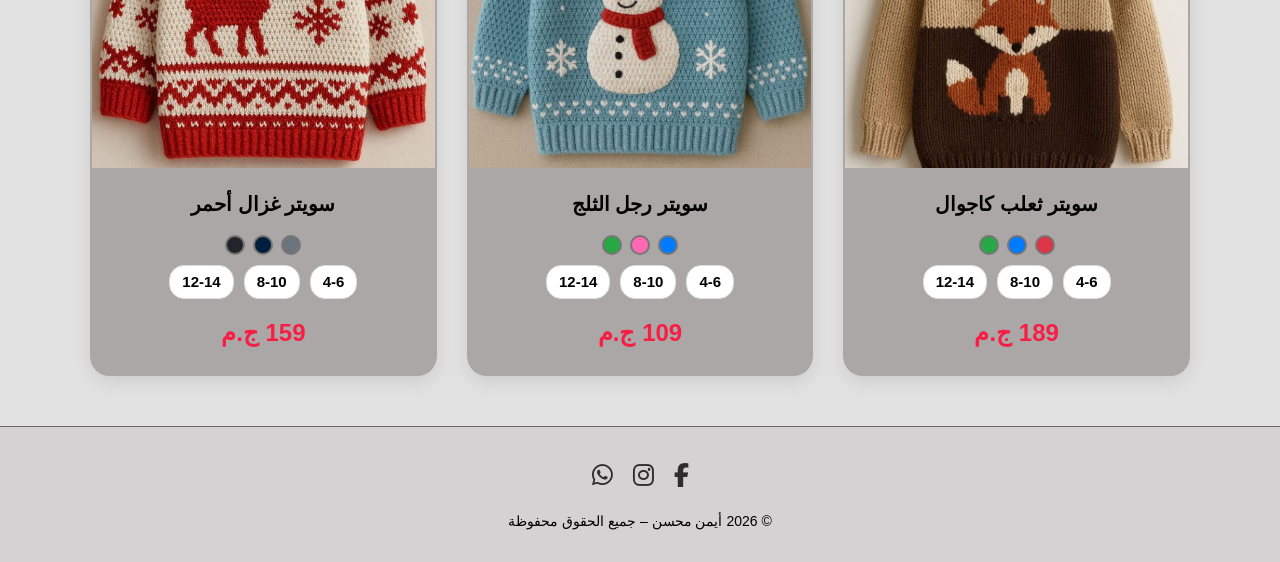
<file: brand2.html>
<!DOCTYPE html>
<html lang="ar" dir="rtl">
<head>
  <meta charset="UTF-8">
  <meta name="viewport" content="width=device-width, initial-scale=1.0">
  <title>Fashion Store</title>
  <link rel="stylesheet" href="brand2.css">
  <link rel="stylesheet" href="https://cdnjs.cloudflare.com/ajax/libs/font-awesome/6.5.1/css/all.min.css">
  <link rel="icon" type="image/png" href="Pic/Logo2.png">
</head>
<body>

<!-- Navbar -->
<header class="navbar">
  <div class="menu-toggle" onclick="document.querySelector('.nav-links').classList.toggle('active')">
    <span></span>
    <span></span>
    <span></span>
  </div>

  <div class="logo-container">
    <img src="Pic/Logo.png" alt="Logo" class="logo-img">
    <div class="logo" data-key="logo">جوهر البراند</div>
  </div>
  <nav class="nav-links">
    <a href="#home" class="active" data-key="nav-home">الرئيسية</a>
    <a href="#contact" data-key="nav-contact">تواصل معنا</a>
    <a href="#men" data-key="nav-men">رجالي</a>
    <a href="#women" data-key="nav-women">حريمي</a>
    <a href="#youth" data-key="nav-youth">شبابي</a>
    <a href="#kids" data-key="nav-kids">أطفالي</a>
  </nav>
  
  <div class="nav-actions">
    <button class="mode-btn">🌙</button>
    <button class="lang-btn">AR</button>
  </div>     
</header>


<!-- Hero -->
<section id="home" class="hero">
  <div class="hero-text">
    <h1 data-key="hero-h1">أحدث صيحات</h1>
    <h1 class="name" data-key="hero-name">الموضة العصرية</h1>
    <h2 data-key="hero-name2">أناقة لا تُضاهى لجميع الأعمار</h2>
    <p class="hero-p"  data-key="hero-p">اكتشف تشكيلتنا الفريدة من الملابس العصرية بأجود الخامات وأفضل الأسعار.</p>
    <div class="hero-buttons">
      <a href="#men" class="btn primary" data-key="hero-btn1">تسوق الآن</a>
      <a href="#contact" class="btn secondary" data-key="hero-btn2">تواصل معنا</a>
    </div>
  </div>
  <div class="hero-image">
    <img src="Pic/Logo.png" alt="Fashion">
  </div>
</section>

<!-- Contact Section -->
<section id="contact" class="contact-section">
  <div class="contact-container">
    <div class="contact-info-box">
      <h2 data-key="contact-title">تواصل معنا</h2>
      <p data-key="contact-desc">نحن هنا لمساعدتك! تواصل معنا عبر أي من القنوات التالية</p>
      
      <div class="contact-details">
        <div class="contact-item">
          <i class="fa-solid fa-envelope"></i>
          <span>stylehub@email.com</span>
        </div>
        <div class="contact-item">
          <i class="fa-solid fa-phone"></i>
          <span dir="ltr">015 000 000 00</span>
        </div>
        <div class="contact-item">
          <i class="fa-solid fa-location-dot"></i>
          <span data-key="contact-address">القاهرة، مصر</span>
        </div>
      </div>

      <div class="contact-social">
        <a href="https://facebook.com" target="_blank"><i class="fa-brands fa-facebook-f"></i></a>
        <a href="https://instagram.com" target="_blank"><i class="fa-brands fa-instagram"></i></a>
        <a href="https://wa.me/201500000000" target="_blank"><i class="fa-brands fa-whatsapp"></i></a>
      </div>
    </div>
  </div>
</section>

<!-- Men Section -->
<section id="men" class="category-section">
  <h2 class="section-title" data-key="men-title">👔 ملابس رجالي</h2>
  <div class="products-grid">

    <!-- Product 1 -->
    <div class="product-card">
      <div class="product-image">
        <img src="Pic/Men/men1.jpg" alt="Men Shirt">
      </div>
      <div class="product-info">
        <h3 data-key="product-men-1">سويتر بني بسحاب</h3>
        <div class="product-colors">
          <span class="color red"></span>
          <span class="color blue"></span>
          <span class="color black"></span>
        </div>
        <div class="product-sizes">
          <span>L</span>
          <span>M</span>
          <span>XL</span>
        </div>
        <p class="product-price">299 ج.م</p>
      </div>
    </div>

    <!-- Product 2 -->
    <div class="product-card">
      <div class="product-image">
        <img src="Pic/Men/men2.jpg" alt="Men Jacket">
      </div>
      <div class="product-info">
        <h3 data-key="product-men-2">بلوزة بولو مخططة</h3>
        <div class="product-colors">
          <span class="color brown"></span>
          <span class="color black"></span>
        </div>
        <div class="product-sizes">
          <span>L</span>
          <span>M</span>
          <span>XL</span>
        </div>
        <p class="product-price">599 ج.م</p>
      </div>
    </div>

    <!-- Product 3 -->
    <div class="product-card">
      <div class="product-image">
        <img src="Pic/Men/men3.jpg" alt="Men Pants">
      </div>
      <div class="product-info">
        <h3 data-key="product-men-3">تيشيرت بولو كحلي</h3>
        <div class="product-colors">
          <span class="color blue"></span>
          <span class="color gray"></span>
        </div>
        <div class="product-sizes">
          <span>32</span>
          <span>34</span>
          <span>36</span>
        </div>
        <p class="product-price">349 ج.م</p>
      </div>
    </div>

    <!-- Product 4 -->
    <div class="product-card">
      <div class="product-image">
        <img src="Pic/Men/men4.jpg" alt="Men T-Shirt">
      </div>
      <div class="product-info">
        <h3 data-key="product-men-4">قميص كحلي كاجوال</h3>
        <div class="product-colors">
          <span class="color white"></span>
          <span class="color gray"></span>
          <span class="color navy"></span>
        </div>
        <div class="product-sizes">
          <span>L</span>
          <span>M</span>
          <span>XL</span>
        </div>
        <p class="product-price">149 ج.م</p>
      </div>
    </div>

    <!-- Product 5 -->
    <div class="product-card">
      <div class="product-image">
        <img src="Pic/Men/men5.jpg" alt="Men Hoodie">
      </div>
      <div class="product-info">
        <h3 data-key="product-men-5">قميص جينز أزرق</h3>
        <div class="product-colors">
          <span class="color gray"></span>
          <span class="color black"></span>
          <span class="color red"></span>
        </div>
        <div class="product-sizes">
          <span>L</span>
          <span>M</span>
          <span>XL</span>
        </div>
        <p class="product-price">279 ج.م</p>
      </div>
    </div>

    <!-- Product 6 -->
    <div class="product-card">
      <div class="product-image">
        <img src="Pic/Men/men6.jpg" alt="Men Suit">
      </div>
      <div class="product-info">
        <h3 data-key="product-men-6">تيشيرت بولو بني</h3>
        <div class="product-colors">
          <span class="color navy"></span>
          <span class="color gray"></span>
          <span class="color black"></span>
        </div>
        <div class="product-sizes">
          <span>48</span>
          <span>50</span>
          <span>52</span>
        </div>
        <p class="product-price">1299 ج.م</p>
      </div>
    </div>
  </div>
</section>


<!-- Women Section -->
<section id="women" class="category-section">
  <h2 class="section-title" data-key="women-title">👗 ملابس حريمي</h2>
  <div class="products-grid">

    <!-- Product 1 -->
    <div class="product-card">
      <div class="product-image">
        <img src="Pic/Women/wom1.jpg" alt="Women Dress">
      </div>
      <div class="product-info">
        <h3 data-key="product-women-1">طقم رياضي بني</h3>
        <div class="product-colors">
          <span class="color red"></span>
          <span class="color black"></span>
          <span class="color gold"></span>
        </div>
        <div class="product-sizes">
          <span>S</span>
          <span>M</span>
          <span>L</span>
        </div>
        <p class="product-price">459 ج.م</p>
      </div>
    </div>

    <!-- Product 2 -->
    <div class="product-card">
      <div class="product-image">
        <img src="Pic/Women/wom2.jpg" alt="Women Blouse">
      </div>
      <div class="product-info">
        <h3 data-key="product-women-2">فستان أخضر طويل</h3>
        <div class="product-colors">
          <span class="color white"></span>
          <span class="color pink"></span>
          <span class="color blue"></span>
        </div>
        <div class="product-sizes">
          <span>S</span>
          <span>M</span>
          <span>L</span>
        </div>
        <p class="product-price">229 ج.م</p>
      </div>
    </div>

    <!-- Product 3 -->
    <div class="product-card">
      <div class="product-image">
        <img src="Pic/Women/wom3.jpg" alt="Women Jeans">
      </div>
      <div class="product-info">
        <h3 data-key="product-women-3">بليزر بيج كلاسيك</h3>
        <div class="product-colors">
          <span class="color blue"></span>
          <span class="color black"></span>
        </div>
        <div class="product-sizes">
          <span>28</span>
          <span>30</span>
          <span>32</span>
        </div>
        <p class="product-price">319 ج.م</p>
      </div>
    </div>

    <!-- Product 4 -->
    <div class="product-card">
      <div class="product-image">
        <img src="Pic/Women/wom4.jpg" alt="Women Skirt">
      </div>
      <div class="product-info">
        <h3 data-key="product-women-4">سويتر أحمر شتوي</h3>
        <div class="product-colors">
          <span class="color red"></span>
          <span class="color black"></span>
          <span class="color beige"></span>
        </div>
        <div class="product-sizes">
          <span>S</span>
          <span>M</span>
          <span>L</span>
        </div>
        <p class="product-price">189 ج.م</p>
      </div>
    </div>

    <!-- Product 5 -->
    <div class="product-card">
      <div class="product-image">
        <img src="Pic/Women/wom5.jpg" alt="Women Cardigan">
      </div>
      <div class="product-info">
        <h3 data-key="product-women-5">كارديجان أزرق أنيق</h3>
        <div class="product-colors">
          <span class="color beige"></span>
          <span class="color gray"></span>
          <span class="color pink"></span>
        </div>
        <div class="product-sizes">
          <span>S</span>
          <span>M</span>
          <span>L</span>
        </div>
        <p class="product-price">259 ج.م</p>
      </div>
    </div>

    <!-- Product 6 -->
    <div class="product-card">
      <div class="product-image">
        <img src="Pic/Women/wom6.jpg" alt="Women Abaya">
      </div>
      <div class="product-info">
        <h3 data-key="product-women-6">	بلوزة بني كاجوال</h3>
        <div class="product-colors">
          <span class="color black"></span>
          <span class="color navy"></span>
          <span class="color brown"></span>
        </div>
        <div class="product-sizes">
          <span>S</span>
          <span>M</span>
          <span>L</span>
        </div>
        <p class="product-price">399 ج.م</p>
      </div>
    </div>
  </div>
</section>


<!-- Youth Section -->
<section id="youth" class="category-section">
  <h2 class="section-title" data-key="youth-title">👕 ملابس شبابي</h2>
  <div class="products-grid">
    <!-- Product 1 -->
    <div class="product-card">
      <div class="product-image">
        <img src="Pic/Youth/youth1.jpg" alt="Youth T-Shirt">
      </div>
      <div class="product-info">
        <h3 data-key="product-youth-1">طقم رياضي كاجوال</h3>
        <div class="product-colors">
          <span class="color white"></span>
          <span class="color black"></span>
          <span class="color red"></span>
        </div>
        <div class="product-sizes">
          <span>S</span>
          <span>M</span>
          <span>L</span>
        </div>
        <p class="product-price">129 ج.م</p>
      </div>
    </div>

    <!-- Product 2 -->
    <div class="product-card">
      <div class="product-image">
        <img src="Pic/Youth/youth2.jpg" alt="Youth Jacket">
      </div>
      <div class="product-info">
        <h3 data-key="product-youth-2">	قميص كحلي وبنطلون بيج</h3>
        <div class="product-colors">
          <span class="color olive"></span>
          <span class="color black"></span>
          <span class="color navy"></span>
        </div>
        <div class="product-sizes">
          <span>M</span>
          <span>L</span>
          <span>XL</span>
        </div>
        <p class="product-price">449 ج.م</p>
      </div>
    </div>

    <!-- Product 3 -->
    <div class="product-card">
      <div class="product-image">
        <img src="Pic/Youth/youth3.jpg" alt="Youth Pants">
      </div>
      <div class="product-info">
        <h3 data-key="product-youth-3">سويتر بني بياقة قميص</h3>
        <div class="product-colors">
          <span class="color beige"></span>
          <span class="color gray"></span>
          <span class="color black"></span>
        </div>
        <div class="product-sizes">
          <span>30</span>
          <span>32</span>
          <span>34</span>
        </div>
        <p class="product-price">279 ج.م</p>
      </div>
    </div>

    <!-- Product 4 -->
    <div class="product-card">
      <div class="product-image">
        <img src="Pic/Youth/youth4.jpg" alt="Youth Hoodie">
      </div>
      <div class="product-info">
        <h3 data-key="product-youth-4">تيشيرت بولو رياضي</h3>
        <div class="product-colors">
          <span class="color gray"></span>
          <span class="color black"></span>
          <span class="color red"></span>
        </div>
        <div class="product-sizes">
          <span>M</span>
          <span>L</span>
          <span>XL</span>
        </div>
        <p class="product-price">239 ج.م</p>
      </div>
    </div>

    <!-- Product 5 -->
    <div class="product-card">
      <div class="product-image">
        <img src="Pic/Youth/youth5.jpg" alt="Youth Shorts">
      </div>
      <div class="product-info">
        <h3 data-key="product-youth-5">	جاكيت بني كاجوال</h3>
        <div class="product-colors">
          <span class="color black"></span>
          <span class="color navy"></span>
          <span class="color gray"></span>
        </div>
        <div class="product-sizes">
          <span>M</span>
          <span>L</span>
          <span>XL</span>
        </div>
        <p class="product-price">159 ج.م</p>
      </div>
    </div>

    <!-- Product 6 -->
    <div class="product-card">
      <div class="product-image">
        <img src="Pic/Youth/youth6.jpg" alt="Youth Sweater">
      </div>
      <div class="product-info">
        <h3 data-key="product-youth-6">قميص مخملي كوردروي</h3>
        <div class="product-colors">
          <span class="color cream"></span>
          <span class="color gray"></span>
          <span class="color brown"></span>
        </div>
        <div class="product-sizes">
          <span>M</span>
          <span>L</span>
          <span>XL</span>
        </div>
        <p class="product-price">199 ج.م</p>
      </div>
    </div>
  </div>
</section>


<!-- Kids Section -->
<section id="kids" class="category-section">
  <h2 class="section-title" data-key="kids-title">🧸 ملابس أطفالي</h2>
  <div class="products-grid">

    <!-- Product 1 -->
    <div class="product-card">
      <div class="product-image">
        <img src="Pic/Kids/kid1.jpg" alt="Kids T-Shirt">
      </div>
      <div class="product-info">
        <h3 data-key="product-kids-1">أوفرول دب بني</h3>
        <div class="product-colors">
          <span class="color yellow"></span>
          <span class="color blue"></span>
          <span class="color red"></span>
        </div>
        <div class="product-sizes">
          <span>4-6</span>
          <span>8-10</span>
          <span>12-14</span>
        </div>
        <p class="product-price">79 ج.م</p>
      </div>
    </div>

    <!-- Product 2 -->
    <div class="product-card">
      <div class="product-image">
        <img src="Pic/Kids/kid2.jpg" alt="Kids Dress">
      </div>
      <div class="product-info">
        <h3 data-key="product-kids-2">سالوبيت دب شتوي</h3>
        <div class="product-colors">
          <span class="color pink"></span>
          <span class="color purple"></span>
          <span class="color yellow"></span>
        </div>
        <div class="product-sizes">
          <span>4-6</span>
          <span>8-10</span>
          <span>12-14</span>
        </div>
        <p class="product-price">129 ج.م</p>
      </div>
    </div>

    <!-- Product 3 -->
    <div class="product-card">
      <div class="product-image">
        <img src="Pic/Kids/kid3.jpg" alt="Kids Pants">
      </div>
      <div class="product-info">
        <h3 data-key="product-kids-3">جاكيت أزرق مبطن</h3>
        <div class="product-colors">
          <span class="color blue"></span>
          <span class="color gray"></span>
          <span class="color beige"></span>
        </div>
        <div class="product-sizes">
          <span>4-6</span>
          <span>8-10</span>
          <span>12-14</span>
        </div>
        <p class="product-price">99 ج.م</p>
      </div>
    </div>

    <!-- Product 4 -->
    <div class="product-card">
      <div class="product-image">
        <img src="Pic/Kids/kid4.jpg" alt="Kids Jacket">
      </div>
      <div class="product-info">
        <h3 data-key="product-kids-4">سويتر ثعلب كاجوال</h3>
        <div class="product-colors">
          <span class="color red"></span>
          <span class="color blue"></span>
          <span class="color green"></span>
        </div>
        <div class="product-sizes">
          <span>4-6</span>
          <span>8-10</span>
          <span>12-14</span>
        </div>
        <p class="product-price">189 ج.م</p>
      </div>
    </div>

    <!-- Product 5 -->
    <div class="product-card">
      <div class="product-image">
        <img src="Pic/Kids/kid5.jpg" alt="Kids Pajamas">
      </div>
      <div class="product-info">
        <h3 data-key="product-kids-5">	سويتر رجل الثلج</h3>
        <div class="product-colors">
          <span class="color blue"></span>
          <span class="color pink"></span>
          <span class="color green"></span>
        </div>
        <div class="product-sizes">
          <span>4-6</span>
          <span>8-10</span>
          <span>12-14</span>
        </div>
        <p class="product-price">109 ج.م</p>
      </div>
    </div>

    <!-- Product 6 -->
    <div class="product-card">
      <div class="product-image">
        <img src="Pic/Kids/kid6.jpg" alt="Kids Set">
      </div>
      <div class="product-info">
        <h3 data-key="product-kids-6">سويتر غزال أحمر</h3>
        <div class="product-colors">
          <span class="color gray"></span>
          <span class="color navy"></span>
          <span class="color black"></span>
        </div>
        <div class="product-sizes">
          <span>4-6</span>
          <span>8-10</span>
          <span>12-14</span>
        </div>
        <p class="product-price">159 ج.م</p>
      </div>
    </div>
  </div>
</section>

<!-- Footer -->
<footer class="footer">
  <div class="footer-social">
    <a href="https://facebook.com" target="_blank"><i class="fa-brands fa-facebook-f"></i></a>
    <a href="https://instagram.com" target="_blank"><i class="fa-brands fa-instagram"></i></a>
    <a href="https://wa.me/201500000000" target="_blank"><i class="fa-brands fa-whatsapp"></i></a>
  </div>
  <p data-key="footer">© 2026 أيمن محسن – جميع الحقوق محفوظة</p>
</footer>

<!-- Back to Top -->
<button id="backToTop">↑</button>

<script src="brand2.js"></script>
</body>
</html>
</file>
<file: brand2.css>
/* RESET & BASE  */
* {
  margin: 0;
  padding: 0;
  box-sizing: border-box;
}

body {
  font-family: 'Segoe UI', Tahoma, Geneva, Verdana, sans-serif;
  background-color: #e2e2e2;
  color: #111;
  line-height: 1.6;
  font-size: 14px;
}

/* DARK MODE -------------------------*/
.dark-mode {
  background-color: #131327;
  color: #eaeaea;
}

.dark-mode .navbar {
  background-color: #16213f;
}
.dark-mode .nav-links a.active {
  background-color: #1262b8;
}
.dark-mode .nav-links a:hover {
  background-color: #1262b8;
}
.dark-mode .nav-links a {
  color: #eaeaea;
}

.dark-mode .logo {
  background: linear-gradient(90deg, #e94560, #ff6b6b);
  -webkit-background-clip: text;
  -webkit-text-fill-color: transparent;
}

.dark-mode .nav-actions button {
  border: 1px solid #496975;
  background-color: #09616d;
  color: #fff8f8;
}

.dark-mode .hero-text h1 {
  color: #e9e7e7;
}

.dark-mode .hero-text .name {
  background: linear-gradient(90deg, #e94560, #ff6b6b);
  -webkit-background-clip: text;
  -webkit-text-fill-color: transparent;
}

.dark-mode .hero-text h2 {
  color: #a0a0a0;
}

.dark-mode .hero-p {
  color: #b0b0b0;
}

.dark-mode .hero-buttons .primary {
  background-color: #e94560;
  color: #fff;
}

.dark-mode .hero-buttons .secondary {
  color: #eaeaea;
  border: 2px solid #e94560;
  background-color: transparent;
}

.dark-mode .section-title {
  color: #e94560;
}



.dark-mode .contact-info-box {
  background-color: #09284e;
}

.dark-mode .contact-item {
  background: #1a1a2e;
}

.dark-mode .contact-info-box > p {
  color: #cfcccc;
}

.dark-mode .product-card {
  background-color: #16213e;
  border-color: #0f3460;
  color: #eaeaea;
}

.dark-mode .product-card h3 {
  color: #eaeaea;
}

.dark-mode .product-price {
  color: #e94560;
}



.dark-mode .footer {
  border-top: 1px solid #020a16;
  color: #cac8c8;
  background-color: #060e24;
}

.dark-mode #backToTop {
  background: #e94560;
}

/* LOGO CONTAINER --------------------------------*/
.logo-container {
  display: flex;
  align-items: center;
  gap: 12px;
}

.logo-img {
  width: 45px;
  height: 45px;
  border-radius: 50%;
  object-fit: cover;
  border: 2px solid #e94560;
  transition: 0.3s;
}

.logo-img:hover {
  transform: scale(1.1);
  box-shadow: 0 0 15px rgba(233, 69, 96, 0.5);
}


/* NAVBAR  ------------------------------------ */
.navbar {
  display: flex;
  justify-content: space-between;
  align-items: center;
  padding: 18px 50px;
  background-color: #eeebeb;
  position: sticky;
  top: 0;
  z-index: 1000;
  box-shadow: 0 2px 10px rgba(0,0,0,0.1);
}

.logo-img {
  border-color: #000000;
}

.logo {
  font-size: 28px;
  font-weight: bold;
  background: linear-gradient(90deg, #e94560, #ff6b6b);
  -webkit-background-clip: text;
  -webkit-text-fill-color: transparent;
}

.nav-links a {
  margin: 0 8px;
  padding: 8px 14px;
  text-decoration: none;
  color: #111;
  border-radius: 5px;
  font-weight: 700;
  transition: 0.25s;
}

.nav-links a:hover,
.nav-links a.active {
  background-color: #e94560;
  color: #fff;
  font-size: 15px;
}

.nav-actions button {
  margin-left: 10px;
  padding: 6px 12px;
  border: 1px solid #000000;
  background-color: #828386;
  border-radius: 6px;
  cursor: pointer;
  transition: 0.3s;
}

.nav-actions button:hover {
  background-color: #072b3a;
  color: #fff;
}

/* SECTIONS GENERAL  ----------------------------------*/ 
section {
  padding: 50px 40px;
  margin-bottom: 40px;
}

#home {
  scroll-margin-top: 80px;
}

#contact{
  scroll-margin-top: 30px;
}

#men,
#women,
#youth,
#kids {
  scroll-margin-top: 30px;
}

/* HERO SECTION --------------------------------------*/
.hero {
  display: flex;
  align-items: center;
  justify-content: space-between;
  padding-top: 0;
  min-height: 80vh;
  margin-top: -10px;
}

.hero-text {
  max-width: 600px;
}

.hero-text h1 {
  font-size: 30px;
  color: #333;
  margin-bottom: -10px;
}

.hero-text .name {
  font-size: 42px;
  background: linear-gradient(90deg, #e94560, #ff6b6b);
  -webkit-background-clip: text;
  -webkit-text-fill-color: transparent;
  font-weight: bold;
}

.hero-text h2 {
  font-size: 26px;
  margin: 8px 0;
  color: #666;
}

.hero-p {
  font-size: 21px;
  color: #6e6e6e;
  margin-bottom: 20px;
}

.hero-buttons {
  margin-top: 20px;
  display: flex;
  gap: 15px;
}

.btn {
  padding: 10px 22px;
  border-radius: 10px;
  text-decoration: none;
  font-size: 18px;
  font-weight: 600;
  transition: 0.2s;
}

.btn:hover {
  transform: scale(1.05);
}

.primary {
  background-color: #e94560;
  color: #fff;
}

.secondary {
  border: 2px solid #e94560;
  color: #e94560;
  background-color: transparent;
}

.hero-image img {
  width: 350px;
  height: 370px;
  border-radius: 50%;
  object-fit: cover;
  margin-right: 100px;
  margin-top: 50px;
  box-shadow: 0 20px 40px rgba(7, 124, 153, 0.3);
}

body[dir="ltr"] .hero-image img {
  margin-right: 0;
  margin-left: 100px;
}

/* CONTACT SECTION ------------------------------------*/
.contact-section {
  padding: 50px 30px;
}

.contact-container {
  display: flex;
  justify-content: center;
  max-width: 550px;
  margin: 0 auto;
}

.contact-info-box {
  flex: 1;
  background: #fff;
  padding: 50px;
  border-radius: 20px;
  box-shadow: 0 10px 30px rgba(0,0,0,0.1);
  text-align: center;
  max-width: 600px;
}

.contact-info-box h2 {
  font-size: 36px;
  margin-bottom: 15px;
  color: #e94560;
}

.contact-info-box > p {
  font-size: 18px;
  color: #666;
  margin-bottom: 40px;
}

.contact-details {
  margin-bottom: 40px;
  display: flex;
  flex-direction: column;
  gap: 20px;
}

.contact-item {
  display: flex;
  align-items: center;
  justify-content: center;
  gap: 15px;
  font-size: 20px;
  padding: 15px;
  background: #c7cbcf;
  border-radius: 12px;
  transition: 0.3s;
}

.contact-item:hover {
  background: #790b1e;
  color: #fff;
  transform: translateX(5px);
}

.contact-item:hover i {
  background: #000000;
  color: #e94560;
}

.contact-item i {
  width: 45px;
  height: 45px;
  background: #e94560;
  color: #fff;
  border-radius: 50%;
  display: flex;
  align-items: center;
  justify-content: center;
  font-size: 18px;
  transition: 0.3s;
}

.contact-social {
  display: flex;
  justify-content: center;
  gap: 20px;
  margin-top: 30px;
}

.contact-social a {
  width: 55px;
  height: 55px;
  background: #333;
  color: #fff;
  border-radius: 50%;
  display: flex;
  align-items: center;
  justify-content: center;
  font-size: 24px;
  transition: 0.3s;
  text-decoration: none;
}

.contact-social a:hover {
  background: #e94560;
  transform: translateY(-5px) scale(1.1);
  box-shadow: 0 10px 20px rgba(233, 69, 96, 0.3);
}

/* CATEGORY SECTIONS --------------------------------------*/
.category-section {
  padding: 60px;
}

.section-title {
  font-size: 38px;
  margin-bottom: 40px;
  text-align: center;
  color: #e94560;
  position: relative;
  padding-bottom: 15px;
}

.section-title::after {
  content: '';
  position: absolute;
  bottom: 0;
  left: 50%;
  transform: translateX(-50%);
  width: 80px;
  height: 4px;
  background: linear-gradient(90deg, #e94560, #ff6b6b);
  border-radius: 2px;
}

/* PRODUCTS GRID  -----------------------------*/
.products-grid {
  display: grid;
  grid-template-columns: repeat(3, 1fr);
  gap: 30px;
  max-width: 1100px;
  height: 1050px;
  margin: 0 auto;
}

/* PRODUCT CARD  ---------------------------------- */
.product-card {
  background: #aca7a7;
  border-radius: 20px;
  overflow: hidden;
  box-shadow: 0 5px 20px rgba(0,0,0,0.1);
  transition: 0.3s;
  border: 2px solid transparent;
}

.product-card:hover {
  transform: translateY(-10px);
  box-shadow: 0 15px 40px rgba(233, 69, 96, 0.2);
  border-color: #e94560;
}

.product-image {
  width: 100%;
  height: 300px;
  overflow: hidden;
  position: relative;
  aspect-ratio: 3/4;
}

.product-image img {
  width: 100%;
  height: 100%;
  object-fit: cover;
  transition: 0.3s;
}

.product-card:hover .product-image img {
  transform: scale(1.1);
}

.product-info {
  padding: 20px;
  text-align: center;
}

.product-info h3 {
  font-size: 20px;
  margin-bottom: 15px;
  color: #000000;
  font-weight: 600;
}

.product-colors {
  display: flex;
  justify-content: center;
  gap: 8px;
  margin-bottom: 10px;
}

.color {
  width: 20px;
  height: 20px;
  border-radius: 50%;
  border: 2px solid #777575;
  cursor: pointer;
  transition: 0.2s;
}

.color:hover {
  transform: scale(1.2);
  border-color: #333;
}

/* Color variants ------------------------------------*/
.red { background: #dc3545; }
.blue { background: #007bff; }
.black { background: #212529; }
.white { background: #ffffff; border-color: #ccc; }
.gray { background: #6c757d; }
.green { background: #28a745; }
.yellow { background: #ffc107; }
.pink { background: #ff69b4; }
.purple { background: #6f42c1; }
.brown { background: #8b4513; }
.navy { background: #001f3f; }
.gold { background: #ffd700; }
.beige { background: #f5f5dc; border-color: #ccc; }
.olive { background: #808000; }
.cream { background: #fffdd0; border-color: #ccc; }

.product-sizes {
  display: flex;
  justify-content: center;
  gap: 10px;
  margin-bottom: 15px;
  font-size: 15px;
  color: #000000;
  
}

.product-sizes span {
  padding: 4px 12px;
  background: #ffffff;
  border-radius: 15px;
  border: 1px solid #ddd;
  font-weight: 600;
  
}

.product-price {
  font-size: 24px;
  font-weight: bold;
  color: #f81e43;
  margin-top: 10px;
}

/* FOOTER  ----------------------------------*/
.footer {
  text-align: center;
  padding: 30px;
  margin-top: -50px;
  border-top: 1px solid #686666;
  color: #000000;
  background-color: #d4d2d2;
}

.footer-social {
  display: flex;
  justify-content: center;
  gap: 20px;
  margin-bottom: 15px;
}

.footer-social a {
  color: #2e2d2d;
  font-size: 24px;
  transition: 0.3s;
}

.footer-social a:hover {
  color: #e94560;
  transform: translateY(-3px);
}

/* BACK TO TOP BUTTON STYLES ------------------------------------------ */
#backToTop {
  position: fixed;
  bottom: 30px;
  right: 30px;
  background: #e94560;
  color: #fff;
  border: none;
  width: 50px;
  height: 50px;
  border-radius: 50%;
  font-size: 24px;
  cursor: pointer;
  opacity: 0;
  visibility: hidden;
  transition: 0.3s;
  z-index: 999;
  box-shadow: 0 5px 15px rgba(233, 69, 96, 0.4);
}

#backToTop.show {
  opacity: 1;
  visibility: visible;
}

#backToTop:hover {
  background: #d63050;
  transform: translateY(-3px);
}

body[dir="ltr"] #backToTop {
  right: auto;
  left: 30px;
}


/* RESPONSIVE -------------------------------------*/
@media (max-width: 768px) {
  /* ===== NAVBAR ===== */
  .navbar {
    padding: 10px 15px;
    flex-wrap: wrap;
  }
  
  .logo {
    font-size: 20px;
  }
  
  .logo-img {
    width: 35px;
    height: 35px;
  }
  
  /* Hamburger Menu */
  .nav-links {
    display: none;
    position: absolute;
    top: 60px;
    left: 0;
    right: 0;
    background: #fff;
    flex-direction: column;
    padding: 15px;
    box-shadow: 0 5px 15px rgba(0,0,0,0.1);
    gap: 10px;
  }
  
  .nav-links.active {
    display: flex;
  }
  
  .nav-links a {
    margin: 0;
    padding: 12px;
    text-align: center;
    border-radius: 8px;
  }
  
  /* Menu Toggle Button */
  .menu-toggle {
    display: flex;
    flex-direction: column;
    gap: 4px;
    cursor: pointer;
    padding: 5px;
  }
  
  .menu-toggle span {
    width: 25px;
    height: 3px;
    background: #111;
    border-radius: 3px;
    transition: 0.3s;
  }
  
  .dark-mode .menu-toggle span {
    background: #fff;
  }

  /* ===== HERO SECTION ===== */
  .hero {
    flex-direction: column;
    text-align: center;
    padding: 20px;
    min-height: auto;
  }

  .hero-image {
    order: -1;
    margin-bottom: 15px;
  }

  .hero-image img {
    width: 200px;
    height: 200px;
    margin: 0 auto;
  }

  .hero-text h1 {
    font-size: 22px;
  }

  .hero-text .name {
    font-size: 28px;
  }

  .hero-text h2 {
    font-size: 18px;
  }

  .hero-p {
    font-size: 16px;
  }

  .hero-buttons {
    flex-direction: column;
    gap: 10px;
  }
  
  .btn {
    padding: 12px 20px;
    font-size: 16px;
  }

  /* ===== PRODUCTS ===== */
  .products-grid {
    grid-template-columns: 1fr;
    gap: 20px;
    height: auto;
    padding: 0 10px;
  }
  
  .product-card {
    max-width: 350px;
    margin: 0 auto;
  }

  .product-image {
    aspect-ratio: 1/1;
    height: auto;
  }

  .section-title {
    font-size: 26px;
    margin-bottom: 25px;
  }
  
  .product-info h3 {
    font-size: 18px;
  }

  /* ===== CONTACT ===== */
  .contact-section {
    padding: 30px 15px;
  }

  .contact-info-box {
    padding: 25px 15px;
  }
  
  .contact-info-box h2 {
    font-size: 28px;
  }

  .contact-item {
    font-size: 16px;
    padding: 12px;
  }
  
  .contact-social a {
    width: 45px;
    height: 45px;
    font-size: 20px;
  }

  /* ===== FOOTER ===== */
  .footer {
    margin-top: 0;
    padding: 20px;
  }

  /* ===== BACK TO TOP ===== */
  #backToTop {
    width: 45px;
    height: 45px;
    font-size: 20px;
    bottom: 20px;
    right: 20px;
  }
  
  body[dir="ltr"] #backToTop {
    right: auto;
    left: 20px;
  }
}

/* Extra Small Screens */
@media (max-width: 380px) {
  .hero-image img {
    width: 170px;
    height: 170px;
  }
  
  .section-title {
    font-size: 22px;
  }
  
  .product-price {
    font-size: 20px;
  }
}
.nav-actions {
  display: flex;
  align-items: center;
  gap: 10px;
  flex-direction: row-reverse; 
}

.menu-toggle {
  display: none; 
  flex-direction: column;
  gap: 4px;
  cursor: pointer;
  padding: 5px;
  margin-right: 0; 
}

@media (max-width: 768px) {
  .menu-toggle {
    display: flex; 
  }
}
</file>
